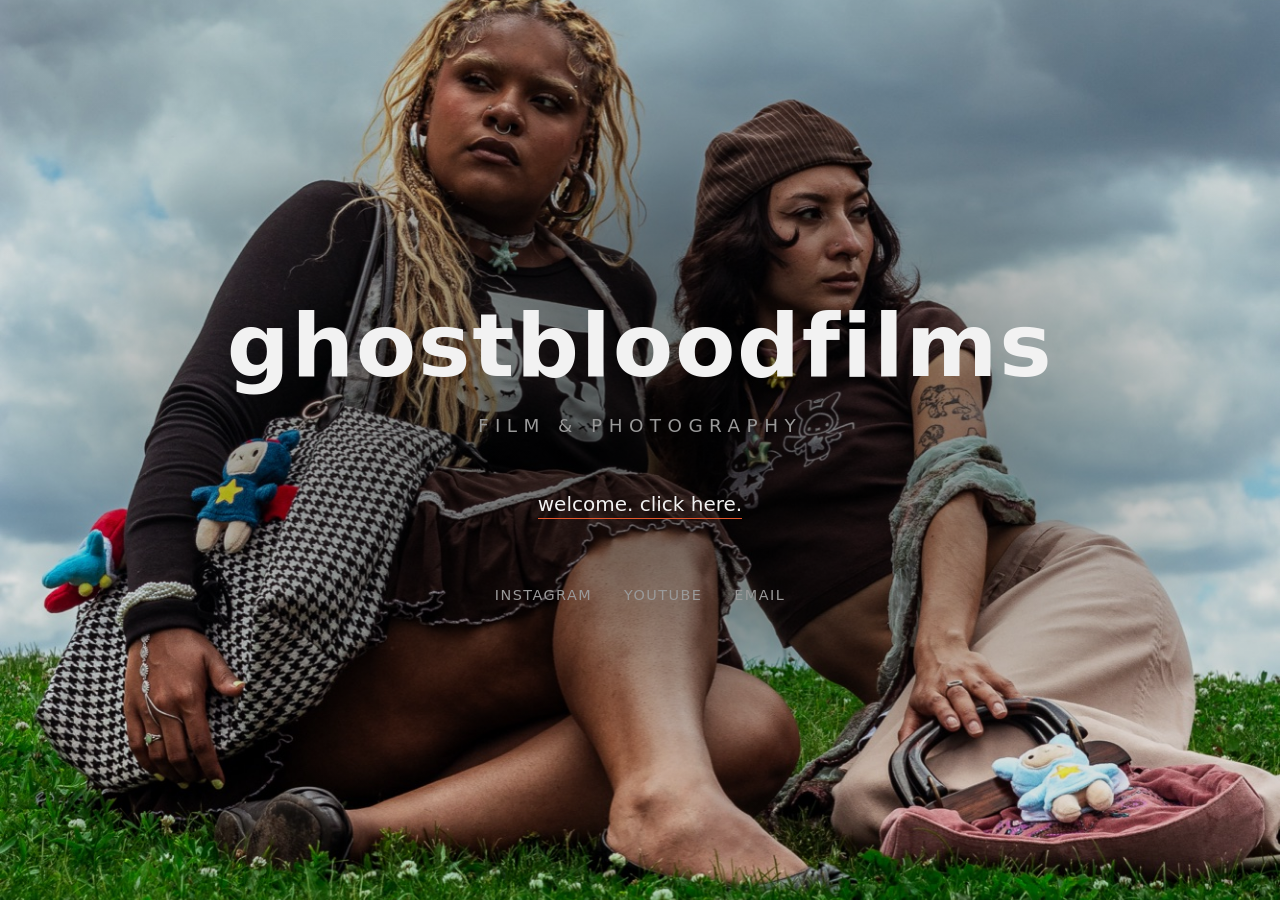
<file: index.html>
<!DOCTYPE html>
<html lang="en">
<head>
  <meta charset="UTF-8" />
  <meta name="viewport" content="width=device-width, initial-scale=1.0" />
  <title>ghostbloodfilms — Film &amp; Photography</title>
  <meta name="description" content="ghostbloodfilms — concert photography, music videos, and short films." />
  <link rel="stylesheet" href="css/style.css" />
</head>
<body class="splash-page">

  <!-- Full-screen background slideshow. Add or remove slides freely —
       the script counts them. -->
  <div class="slideshow" aria-hidden="true">
    <img class="slide is-active" src="assets/images/slideshow/IMG_6370.jpg" alt="" />
    <img class="slide" src="assets/images/slideshow/IMG_6376.jpg" alt="" loading="lazy" />
    <img class="slide" src="assets/images/slideshow/IMG_6428.jpg" alt="" loading="lazy" />
  </div>
  <div class="slideshow-overlay" aria-hidden="true"></div>

  <main class="splash">
    <h1 class="splash-name">ghostbloodfilms</h1>
    <p class="splash-tagline">film &amp; photography</p>
    <a class="splash-enter" href="photos.html">welcome. click here.</a>

    <div class="splash-socials">
      <a href="https://www.instagram.com/ghostbloodfilms/" aria-label="Instagram" target="_blank" rel="noopener">Instagram</a>
      <a href="https://www.youtube.com/@ghostbloodfilms" aria-label="YouTube" target="_blank" rel="noopener">YouTube</a>
      <a href="mailto:iangarciaphotography@gmail.com" aria-label="Email">Email</a>
    </div>
  </main>

  <script src="js/main.js"></script>
</body>
</html>
</file>
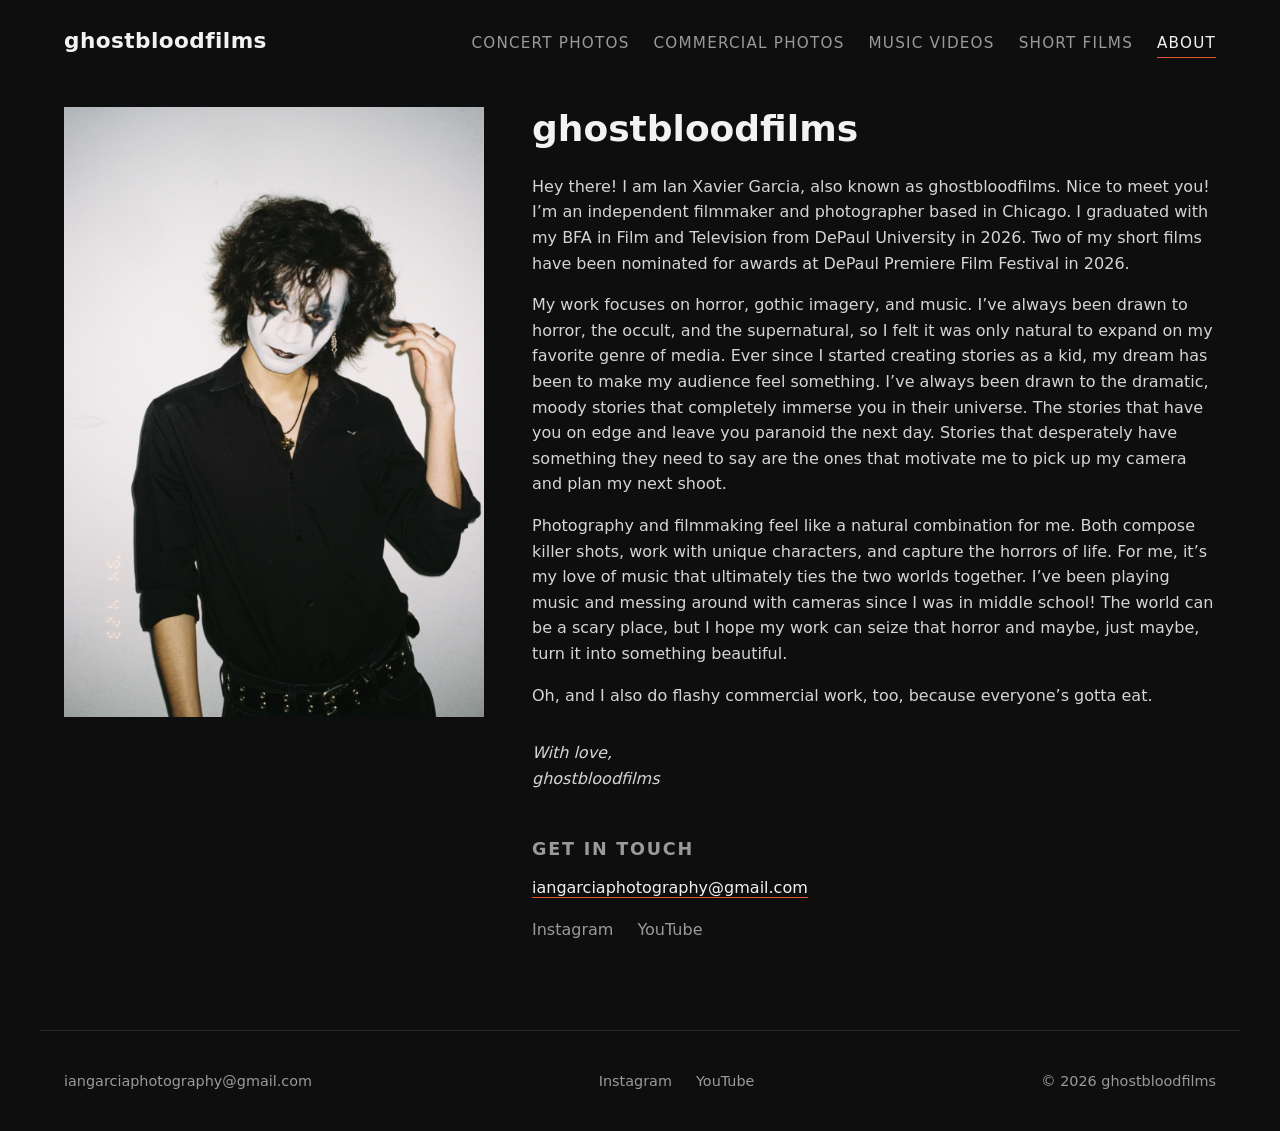
<file: about.html>
<!DOCTYPE html>
<html lang="en">
<head>
  <meta charset="UTF-8" />
  <meta name="viewport" content="width=device-width, initial-scale=1.0" />
  <title>About — ghostbloodfilms</title>
  <meta name="description" content="About ghostbloodfilms — film and photography." />
  <link rel="stylesheet" href="css/style.css" />
</head>
<body>

  <header class="site-header">
    <a class="logo" href="index.html">ghostbloodfilms</a>
    <nav class="nav" aria-label="Primary">
      <a href="photos.html">Concert Photos</a>
      <a href="commercial-photos.html">Commercial Photos</a>
      <a href="music-videos.html">Music Videos</a>
      <a href="short-films.html">Short Films</a>
      <a href="about.html" class="active">About</a>
    </nav>
  </header>

  <main class="about">
    <figure class="about-portrait">
      <img src="assets/images/ian-portrait.jpg" width="1100" height="1600" alt="Portrait of Ian Garcia in black-and-white face paint against a pale wall" />
    </figure>

    <div class="about-bio">
      <h1>ghostbloodfilms</h1>
      <p>
        Hey there! I am Ian Xavier Garcia, also known as ghostbloodfilms. Nice to
        meet you! I&rsquo;m an independent filmmaker and photographer based in Chicago.
        I graduated with my BFA in Film and Television from DePaul University in
        2026. Two of my short films have been nominated for awards at DePaul
        Premiere Film Festival in 2026.
      </p>
      <p>
        My work focuses on horror, gothic imagery, and music. I&rsquo;ve always been
        drawn to horror, the occult, and the supernatural, so I felt it was only
        natural to expand on my favorite genre of media. Ever since I started
        creating stories as a kid, my dream has been to make my audience feel
        something. I&rsquo;ve always been drawn to the dramatic, moody stories that
        completely immerse you in their universe. The stories that have you on
        edge and leave you paranoid the next day. Stories that desperately have
        something they need to say are the ones that motivate me to pick up my
        camera and plan my next shoot.
      </p>
      <p>
        Photography and filmmaking feel like a natural combination for me. Both
        compose killer shots, work with unique characters, and capture the
        horrors of life. For me, it&rsquo;s my love of music that ultimately ties the
        two worlds together. I&rsquo;ve been playing music and messing around with
        cameras since I was in middle school! The world can be a scary place,
        but I hope my work can seize that horror and maybe, just maybe, turn it
        into something beautiful.
      </p>
      <p>
        Oh, and I also do flashy commercial work, too, because everyone&rsquo;s gotta eat.
      </p>
      <p class="about-signoff">
        With love,<br />
        ghostbloodfilms
      </p>

      <div class="about-contact">
        <h2>Get in touch</h2>
        <a class="about-email" href="mailto:iangarciaphotography@gmail.com">iangarciaphotography@gmail.com</a>
        <div class="about-socials">
          <a href="https://www.instagram.com/ghostbloodfilms/" target="_blank" rel="noopener">Instagram</a>
          <a href="https://www.youtube.com/@ghostbloodfilms" target="_blank" rel="noopener">YouTube</a>
        </div>
      </div>
    </div>
  </main>

  <footer class="site-footer">
    <a href="mailto:iangarciaphotography@gmail.com">iangarciaphotography@gmail.com</a>
    <div class="footer-socials">
      <a href="https://www.instagram.com/ghostbloodfilms/" target="_blank" rel="noopener">Instagram</a>
      <a href="https://www.youtube.com/@ghostbloodfilms" target="_blank" rel="noopener">YouTube</a>
    </div>
    <p>&copy; <span id="year"></span> ghostbloodfilms</p>
  </footer>

  <script src="js/main.js"></script>
</body>
</html>
</file>
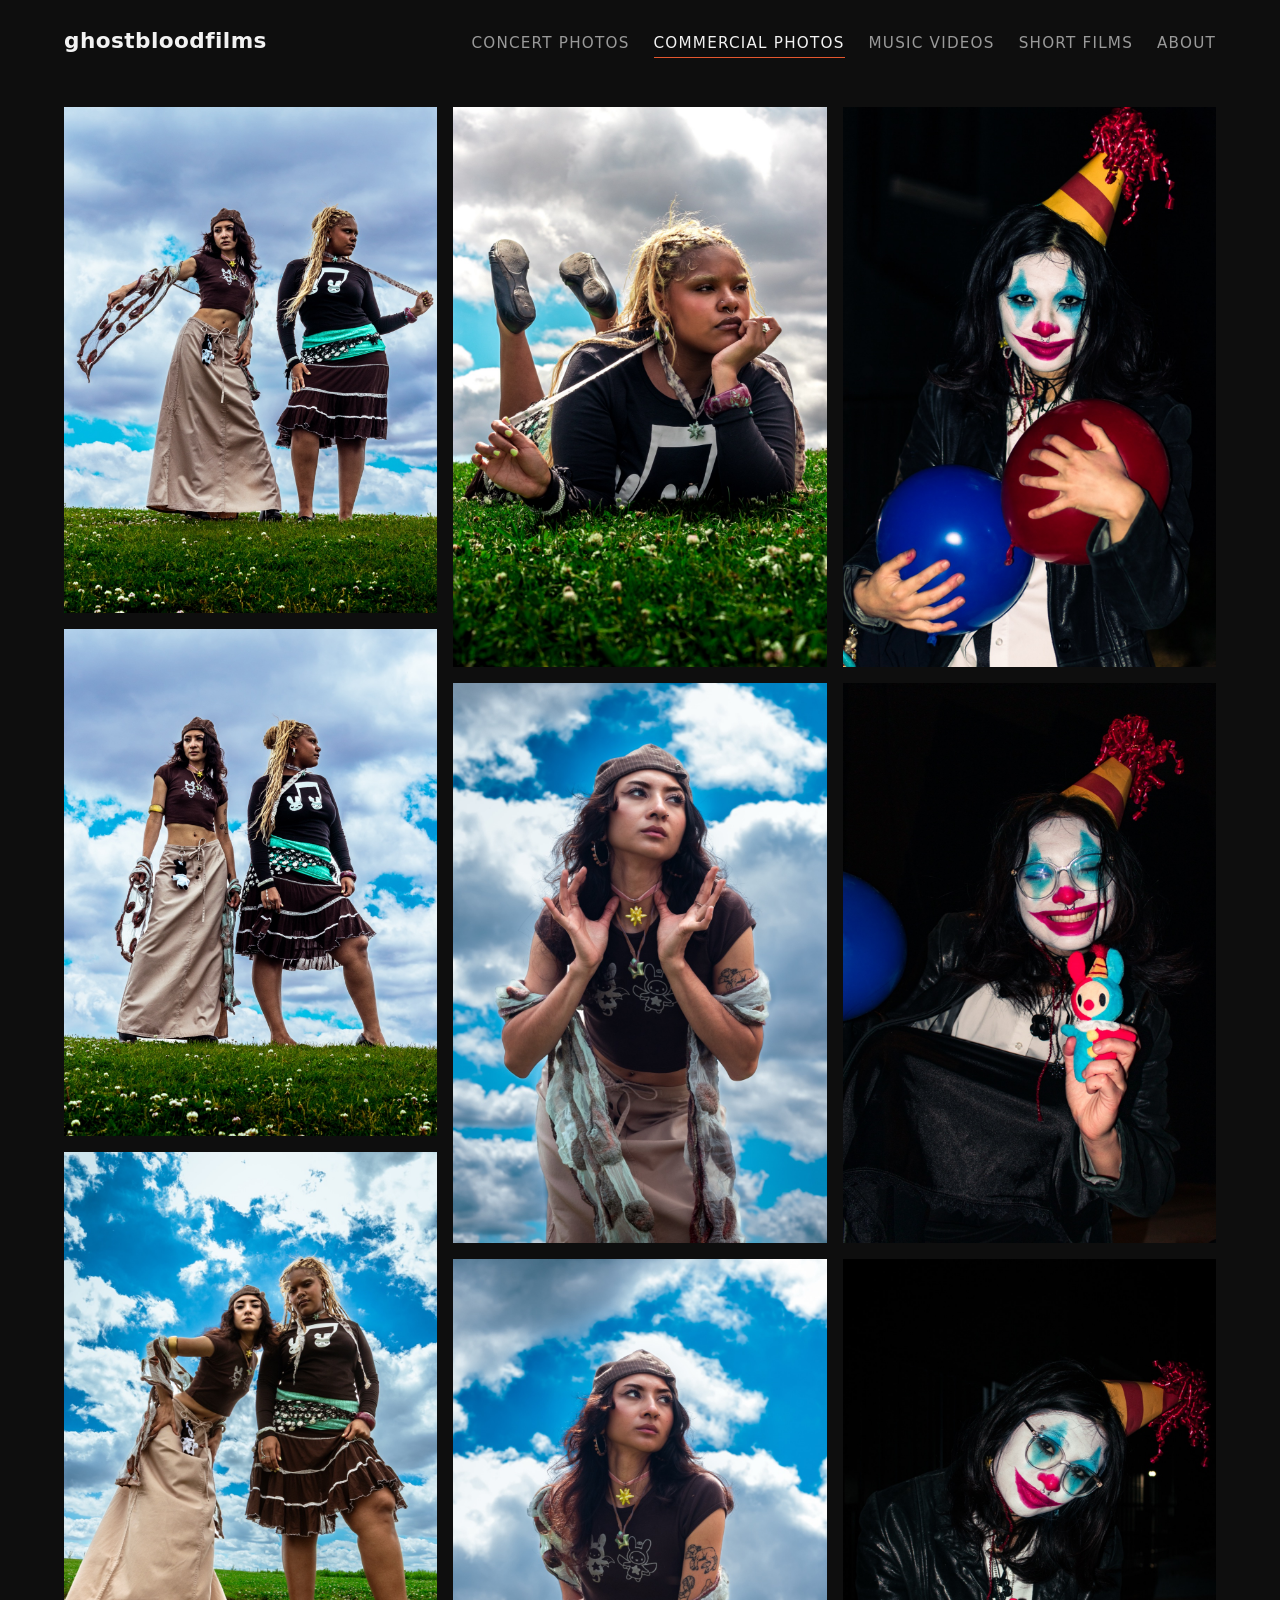
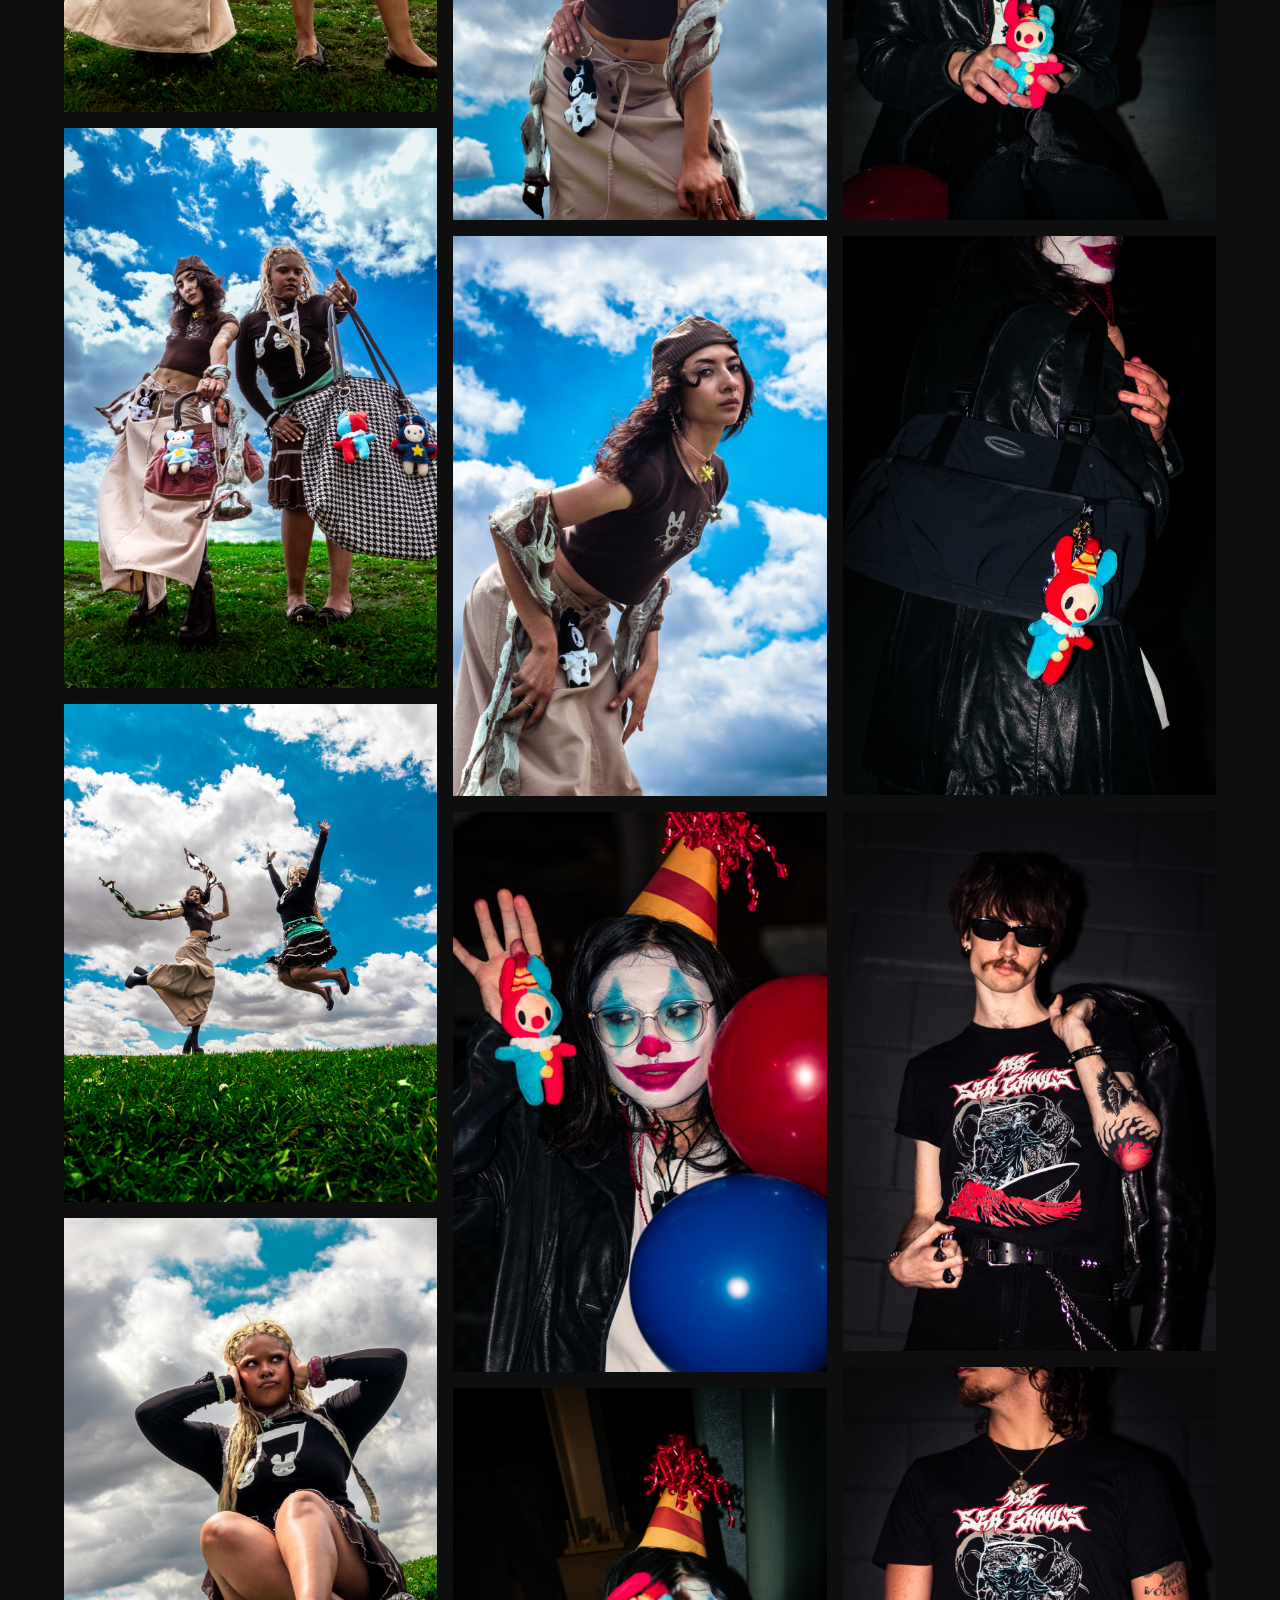
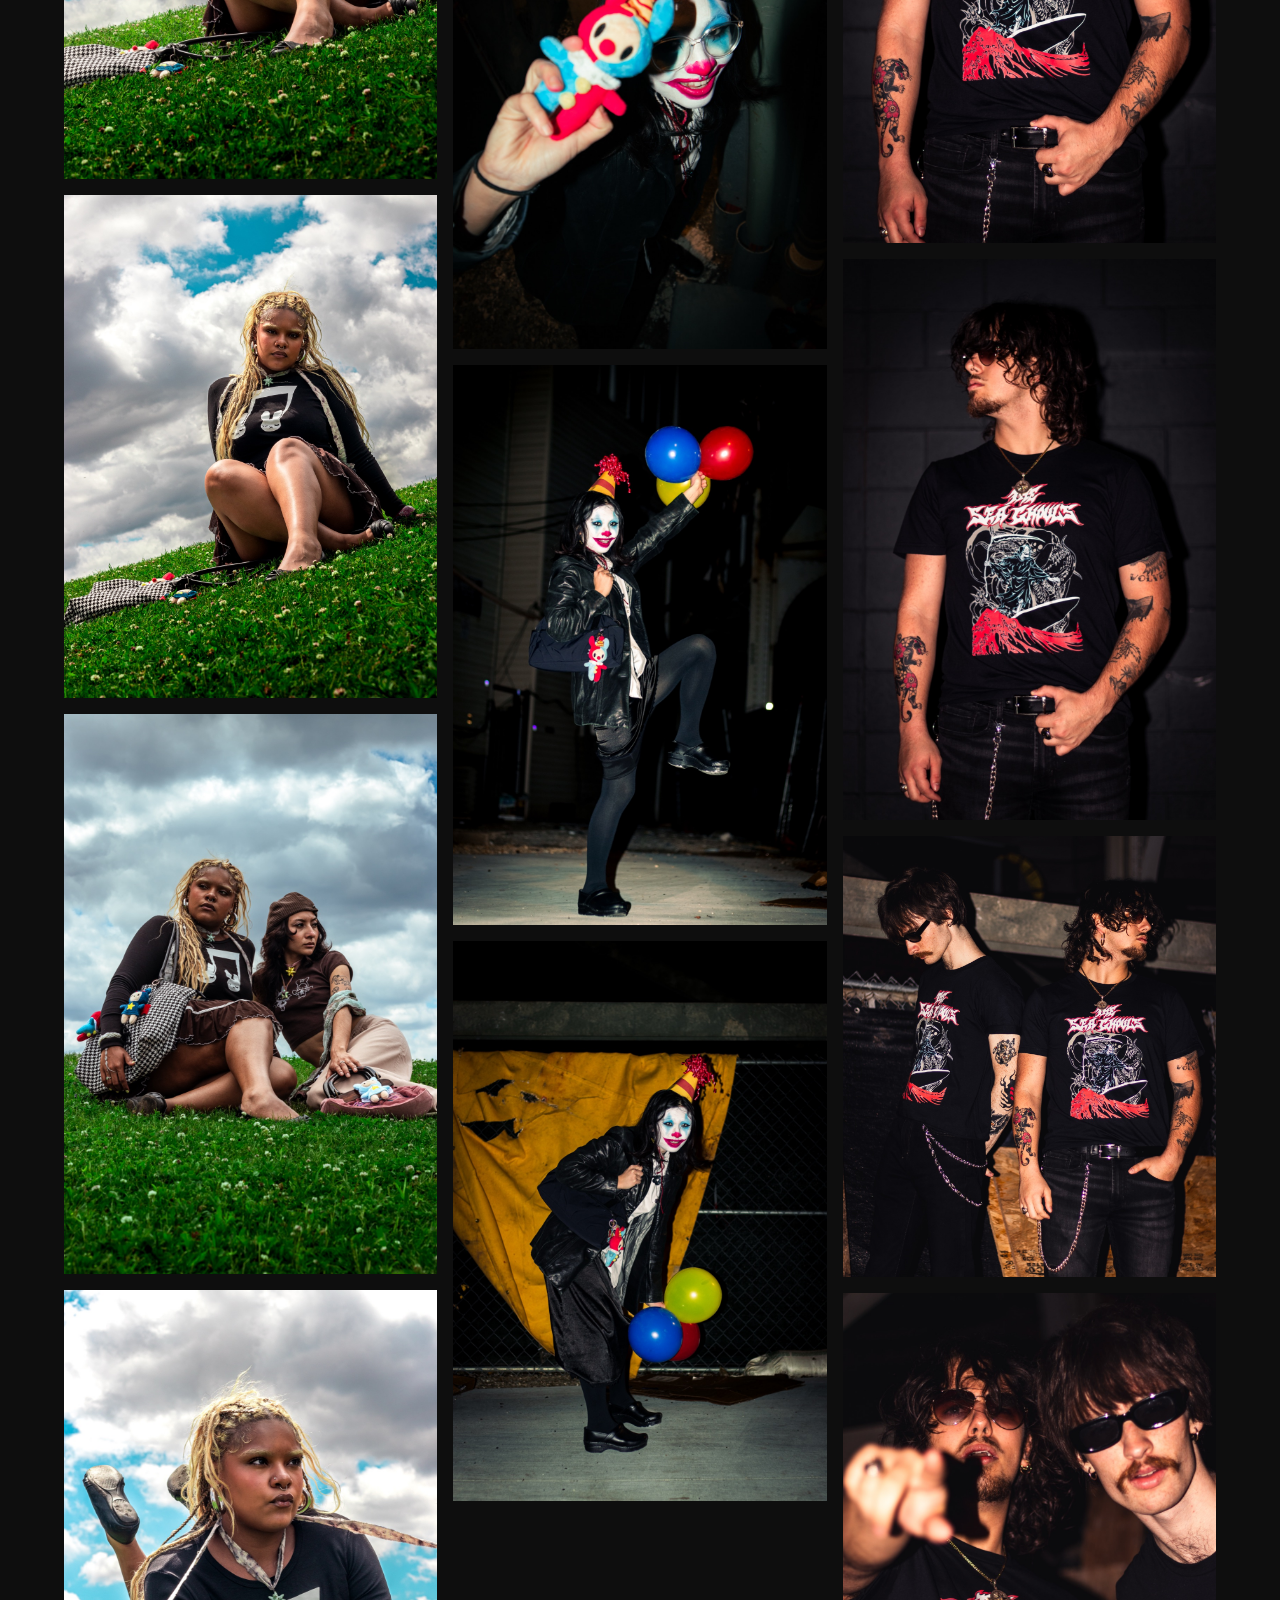
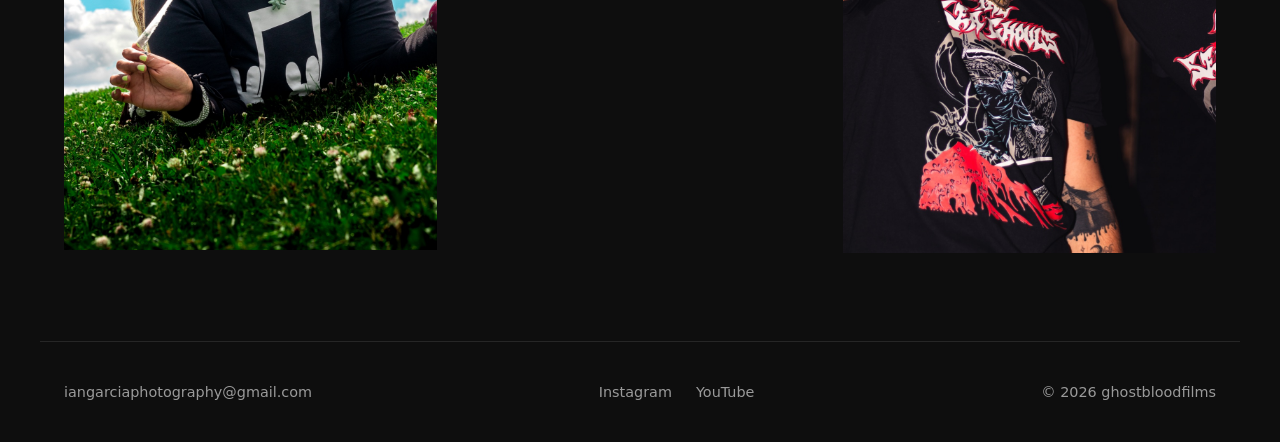
<file: commercial-photos.html>
<!DOCTYPE html>
<html lang="en">
<head>
  <meta charset="UTF-8" />
  <meta name="viewport" content="width=device-width, initial-scale=1.0" />
  <title>Commercial Photos — ghostbloodfilms</title>
  <meta name="description" content="Commercial photography by ghostbloodfilms." />
  <link rel="stylesheet" href="css/style.css" />
</head>
<body>

  <header class="site-header">
    <a class="logo" href="index.html">ghostbloodfilms</a>
    <nav class="nav" aria-label="Primary">
      <a href="photos.html">Concert Photos</a>
      <a href="commercial-photos.html" class="active">Commercial Photos</a>
      <a href="music-videos.html">Music Videos</a>
      <a href="short-films.html">Short Films</a>
      <a href="about.html">About</a>
    </nav>
  </header>

  <main>
    <h1 class="page-title visually-hidden">Commercial Photos</h1>

    <div class="masonry">
      <img src="assets/images/commercial/tokki-star-brand-01.jpg" width="1179" height="1600" alt="Tokki Star brand photography — photo 1" loading="lazy" />
      <img src="assets/images/commercial/tokki-star-brand-02.jpg" width="1179" height="1600" alt="Tokki Star brand photography — photo 2" loading="lazy" />
      <img src="assets/images/commercial/tokki-star-brand-03.jpg" width="1066" height="1600" alt="Tokki Star brand photography — photo 3" loading="lazy" />
      <img src="assets/images/commercial/tokki-star-brand-04.jpg" width="1066" height="1600" alt="Tokki Star brand photography — photo 4" loading="lazy" />
      <img src="assets/images/commercial/tokki-star-brand-05.jpg" width="1200" height="1600" alt="Tokki Star brand photography — photo 5" loading="lazy" />
      <img src="assets/images/commercial/tokki-star-brand-06.jpg" width="1066" height="1600" alt="Tokki Star brand photography — photo 6" loading="lazy" />
      <img src="assets/images/commercial/tokki-star-brand-07.jpg" width="1187" height="1600" alt="Tokki Star brand photography — photo 7" loading="lazy" />
      <img src="assets/images/commercial/tokki-star-brand-08.jpg" width="1066" height="1600" alt="Tokki Star brand photography — photo 8" loading="lazy" />
      <img src="assets/images/commercial/tokki-star-brand-09.jpg" width="1066" height="1600" alt="Tokki Star brand photography — photo 9" loading="lazy" />
      <img src="assets/images/commercial/tokki-star-brand-10.jpg" width="1066" height="1600" alt="Tokki Star brand photography — photo 10" loading="lazy" />
      <img src="assets/images/commercial/tokki-star-brand-11.jpg" width="1066" height="1600" alt="Tokki Star brand photography — photo 11" loading="lazy" />
      <img src="assets/images/commercial/tokki-star-brand-12.jpg" width="1066" height="1600" alt="Tokki Star brand photography — photo 12" loading="lazy" />
      <img src="assets/images/commercial/tokki-star-brand-13.jpg" width="1066" height="1600" alt="Tokki Star brand photography — photo 13" loading="lazy" />
      <img src="assets/images/commercial/tokki-star-clown-01.jpg" width="1066" height="1600" alt="Tokki Star clown photoshoot — photo 1" loading="lazy" />
      <img src="assets/images/commercial/tokki-star-clown-02.jpg" width="1066" height="1600" alt="Tokki Star clown photoshoot — photo 2" loading="lazy" />
      <img src="assets/images/commercial/tokki-star-clown-03.jpg" width="1066" height="1600" alt="Tokki Star clown photoshoot — photo 3" loading="lazy" />
      <img src="assets/images/commercial/tokki-star-clown-04.jpg" width="1066" height="1600" alt="Tokki Star clown photoshoot — photo 4" loading="lazy" />
      <img src="assets/images/commercial/tokki-star-clown-05.jpg" width="1066" height="1600" alt="Tokki Star clown photoshoot — photo 5" loading="lazy" />
      <img src="assets/images/commercial/tokki-star-clown-06.jpg" width="1066" height="1600" alt="Tokki Star clown photoshoot — photo 6" loading="lazy" />
      <img src="assets/images/commercial/tokki-star-clown-07.jpg" width="1066" height="1600" alt="Tokki Star clown photoshoot — photo 7" loading="lazy" />
      <img src="assets/images/commercial/tokki-star-clown-08.jpg" width="1067" height="1600" alt="Tokki Star clown photoshoot — photo 8" loading="lazy" />
      <img src="assets/images/commercial/sea-ghouls-merch-01.jpg" width="1107" height="1600" alt="The Sea Ghouls merch photoshoot — photo 1" loading="lazy" />
      <img src="assets/images/commercial/sea-ghouls-merch-02.jpg" width="1254" height="1600" alt="The Sea Ghouls merch photoshoot — photo 2" loading="lazy" />
      <img src="assets/images/commercial/sea-ghouls-merch-03.jpg" width="1066" height="1600" alt="The Sea Ghouls merch photoshoot — photo 3" loading="lazy" />
      <img src="assets/images/commercial/sea-ghouls-merch-04.jpg" width="1353" height="1600" alt="The Sea Ghouls merch photoshoot — photo 4" loading="lazy" />
      <img src="assets/images/commercial/sea-ghouls-merch-05.jpg" width="1066" height="1600" alt="The Sea Ghouls merch photoshoot — photo 5" loading="lazy" />
    </div>
  </main>

  <footer class="site-footer">
    <a href="mailto:iangarciaphotography@gmail.com">iangarciaphotography@gmail.com</a>
    <div class="footer-socials">
      <a href="https://www.instagram.com/ghostbloodfilms/" target="_blank" rel="noopener">Instagram</a>
      <a href="https://www.youtube.com/@ghostbloodfilms" target="_blank" rel="noopener">YouTube</a>
    </div>
    <p>&copy; <span id="year"></span> ghostbloodfilms</p>
  </footer>

  <script src="js/main.js"></script>
</body>
</html>
</file>
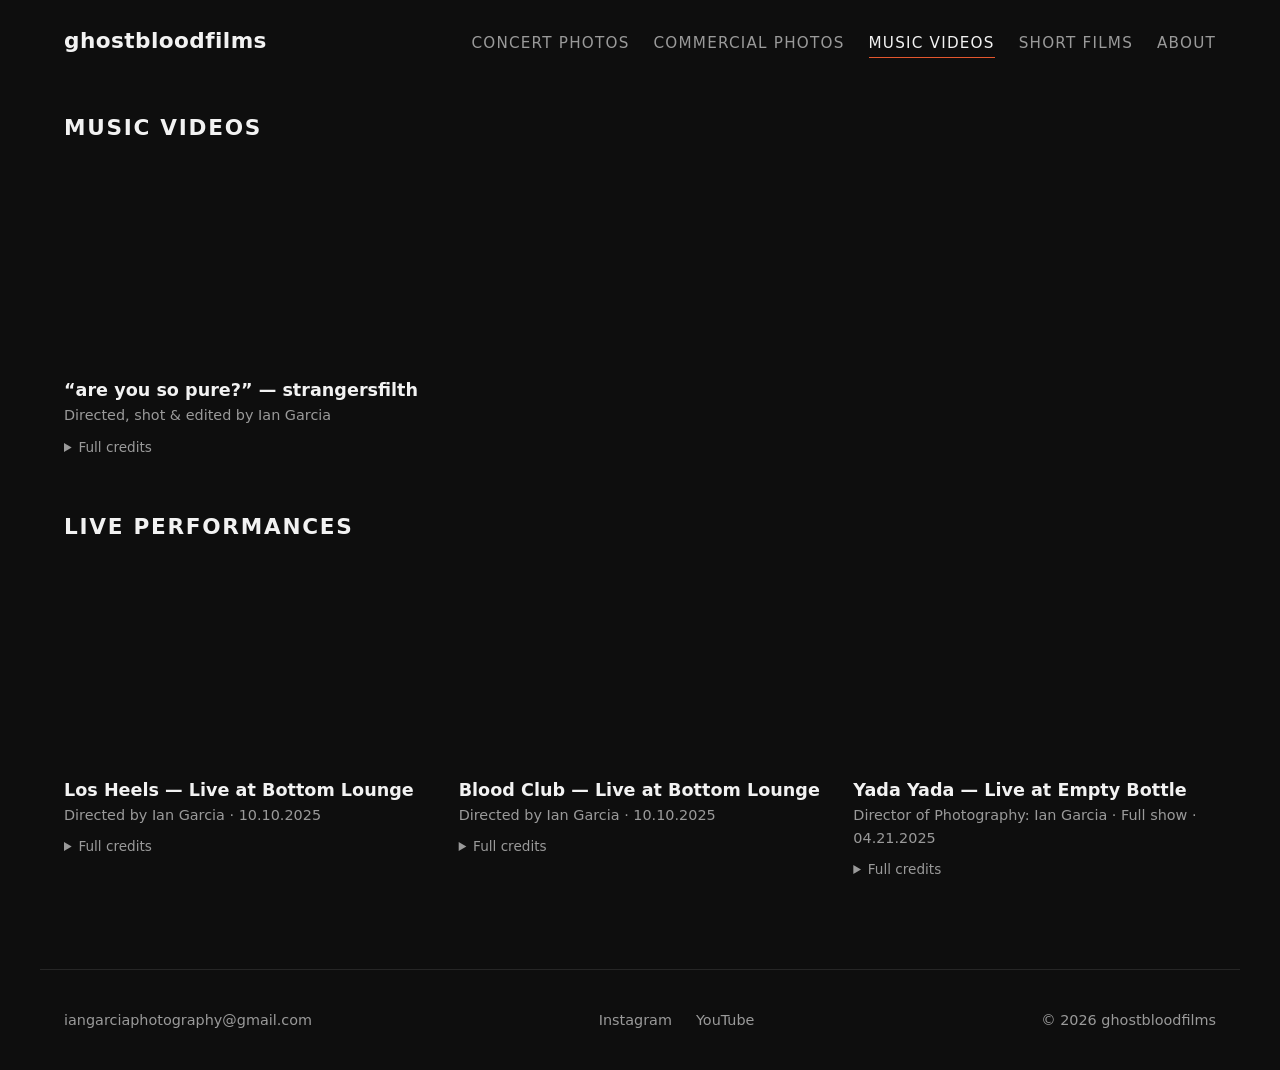
<file: music-videos.html>
<!DOCTYPE html>
<html lang="en">
<head>
  <meta charset="UTF-8" />
  <meta name="viewport" content="width=device-width, initial-scale=1.0" />
  <title>Music Videos — ghostbloodfilms</title>
  <meta name="description" content="Music videos directed and shot by ghostbloodfilms." />
  <link rel="stylesheet" href="css/style.css" />
</head>
<body>

  <header class="site-header">
    <a class="logo" href="index.html">ghostbloodfilms</a>
    <nav class="nav" aria-label="Primary">
      <a href="photos.html">Concert Photos</a>
      <a href="commercial-photos.html">Commercial Photos</a>
      <a href="music-videos.html" class="active">Music Videos</a>
      <a href="short-films.html">Short Films</a>
      <a href="about.html">About</a>
    </nav>
  </header>

  <main>
    <h1 class="page-title visually-hidden">Music Videos</h1>

    <h2 class="section-heading">Music Videos</h2>
    <div class="video-grid">
      <div class="video-card">
        <div class="video-frame">
          <iframe src="https://www.youtube.com/embed/CFWXRz4e9tw" title="are you so pure? — strangersfilth (Official Music Video)" loading="lazy" allowfullscreen></iframe>
        </div>
        <h3 class="video-title">“are you so pure?” — strangersfilth</h3>
        <p class="video-meta">Directed, shot &amp; edited by Ian Garcia</p>
        <details class="credits">
          <summary>Full credits</summary>
          <p>
            Written &amp; performed by Strangersfilth<br />
            Produced, mixed &amp; mastered by Roy Alfonso<br />
            Directed, shot &amp; edited by Ian Garcia
          </p>
        </details>
      </div>
    </div>

    <h2 class="section-heading">Live Performances</h2>
    <div class="video-grid">
      <div class="video-card">
        <div class="video-frame">
          <iframe src="https://www.youtube.com/embed/qNU38pgOu_g" title="Los Heels Live at Bottom Lounge 10.10.2025" loading="lazy" allowfullscreen></iframe>
        </div>
        <h3 class="video-title">Los Heels — Live at Bottom Lounge</h3>
        <p class="video-meta">Directed by Ian Garcia · 10.10.2025</p>
        <details class="credits">
          <summary>Full credits</summary>
          <p>
            Director: Ian Garcia<br />
            Editor: Kaitlin Fell<br />
            Cinematography: Marco Palomo<br />
            Audio Mixing: Ryan J Lewis
          </p>
        </details>
      </div>
      <div class="video-card">
        <div class="video-frame">
          <iframe src="https://www.youtube.com/embed/DXq8LhRGqTc" title="Blood Club Live at Bottom Lounge October 10th 2025" loading="lazy" allowfullscreen></iframe>
        </div>
        <h3 class="video-title">Blood Club — Live at Bottom Lounge</h3>
        <p class="video-meta">Directed by Ian Garcia · 10.10.2025</p>
        <details class="credits">
          <summary>Full credits</summary>
          <p>
            Director: Ian Garcia<br />
            Cinematography: Marco Palomo<br />
            Editor: Kaitlin Fell<br />
            Audio Mixing: Ryan J Lewis
          </p>
        </details>
      </div>
      <div class="video-card">
        <div class="video-frame">
          <iframe src="https://www.youtube.com/embed/pUoBP4Vovgk" title="Yada Yada Live at Empty Bottle — full show, April 21 2025" loading="lazy" allowfullscreen></iframe>
        </div>
        <h3 class="video-title">Yada Yada — Live at Empty Bottle</h3>
        <p class="video-meta">Director of Photography: Ian Garcia · Full show · 04.21.2025</p>
        <details class="credits">
          <summary>Full credits</summary>
          <p>
            Directed &amp; edited by Max King<br />
            Director of Photography: Ian Garcia<br />
            Mixing / Engineering: Max King
          </p>
        </details>
      </div>
    </div>
  </main>

  <footer class="site-footer">
    <a href="mailto:iangarciaphotography@gmail.com">iangarciaphotography@gmail.com</a>
    <div class="footer-socials">
      <a href="https://www.instagram.com/ghostbloodfilms/" target="_blank" rel="noopener">Instagram</a>
      <a href="https://www.youtube.com/@ghostbloodfilms" target="_blank" rel="noopener">YouTube</a>
    </div>
    <p>&copy; <span id="year"></span> ghostbloodfilms</p>
  </footer>

  <script src="js/main.js"></script>
</body>
</html>
</file>
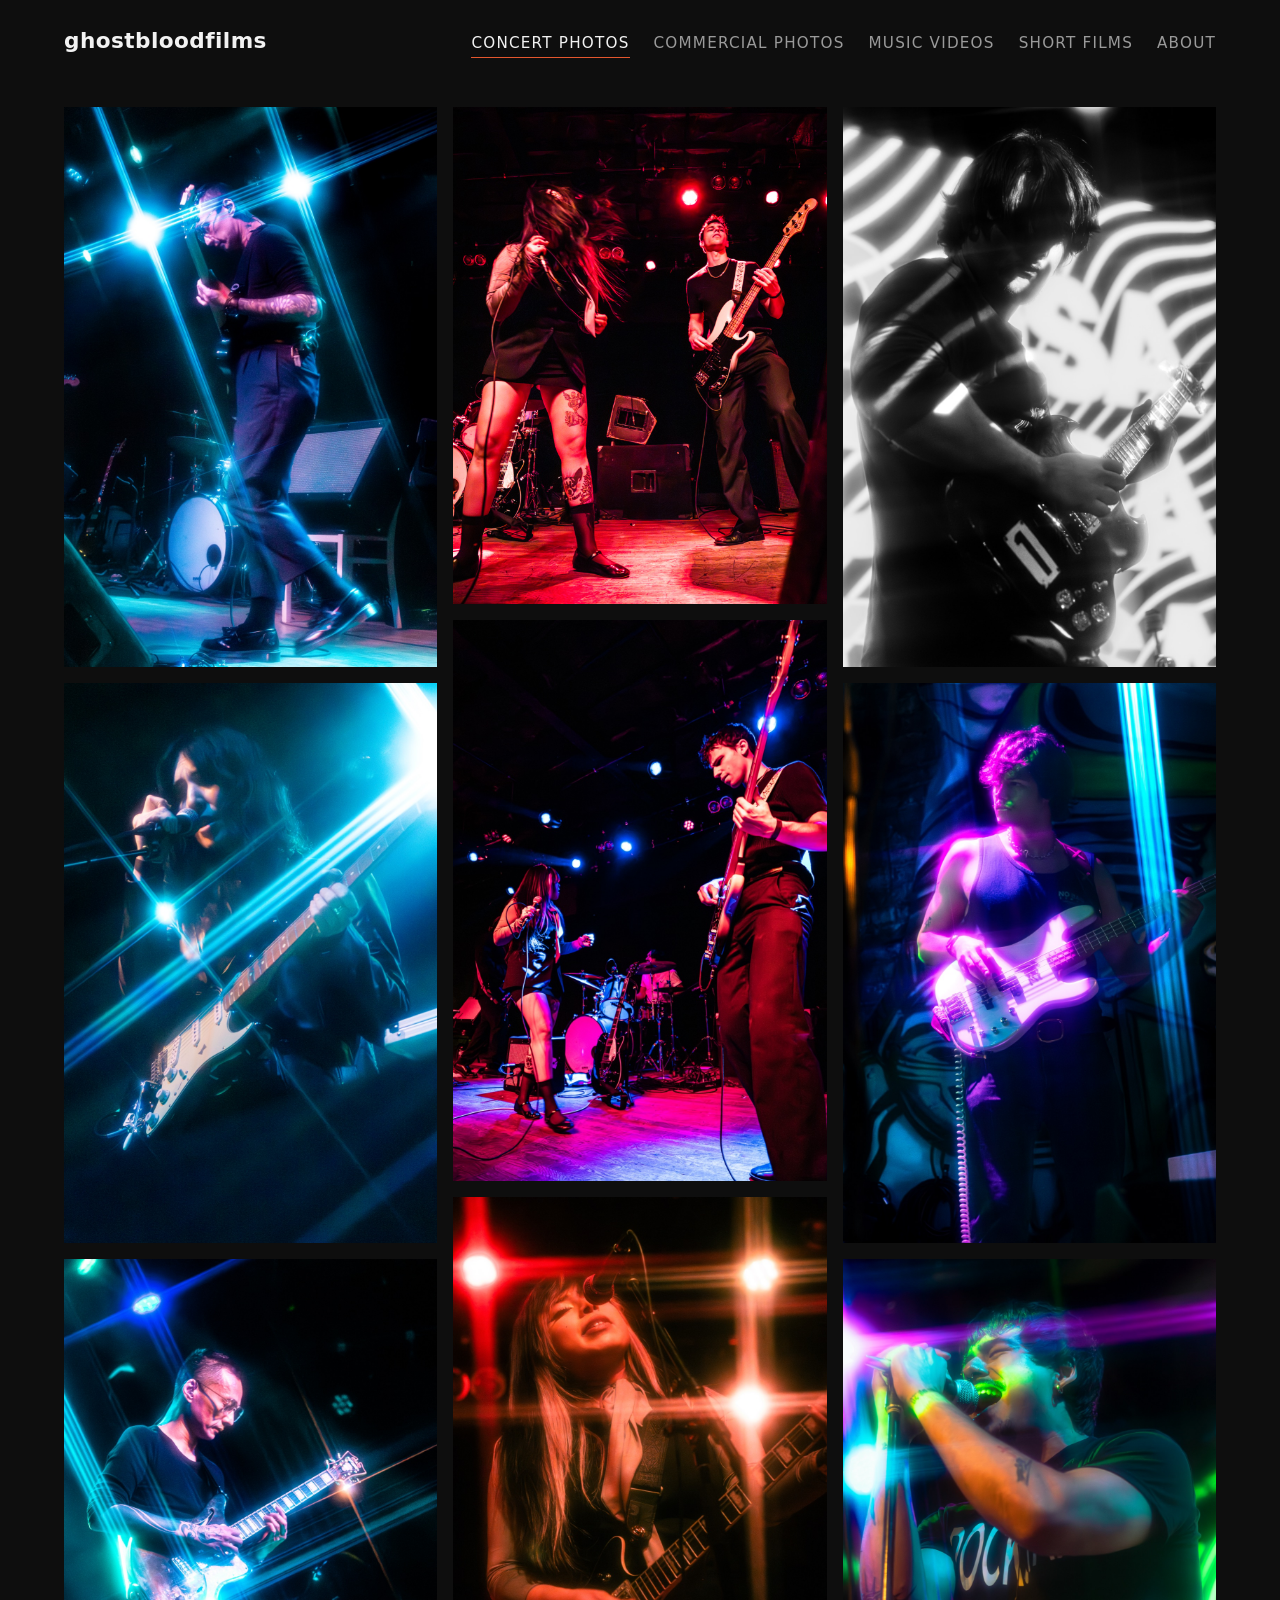
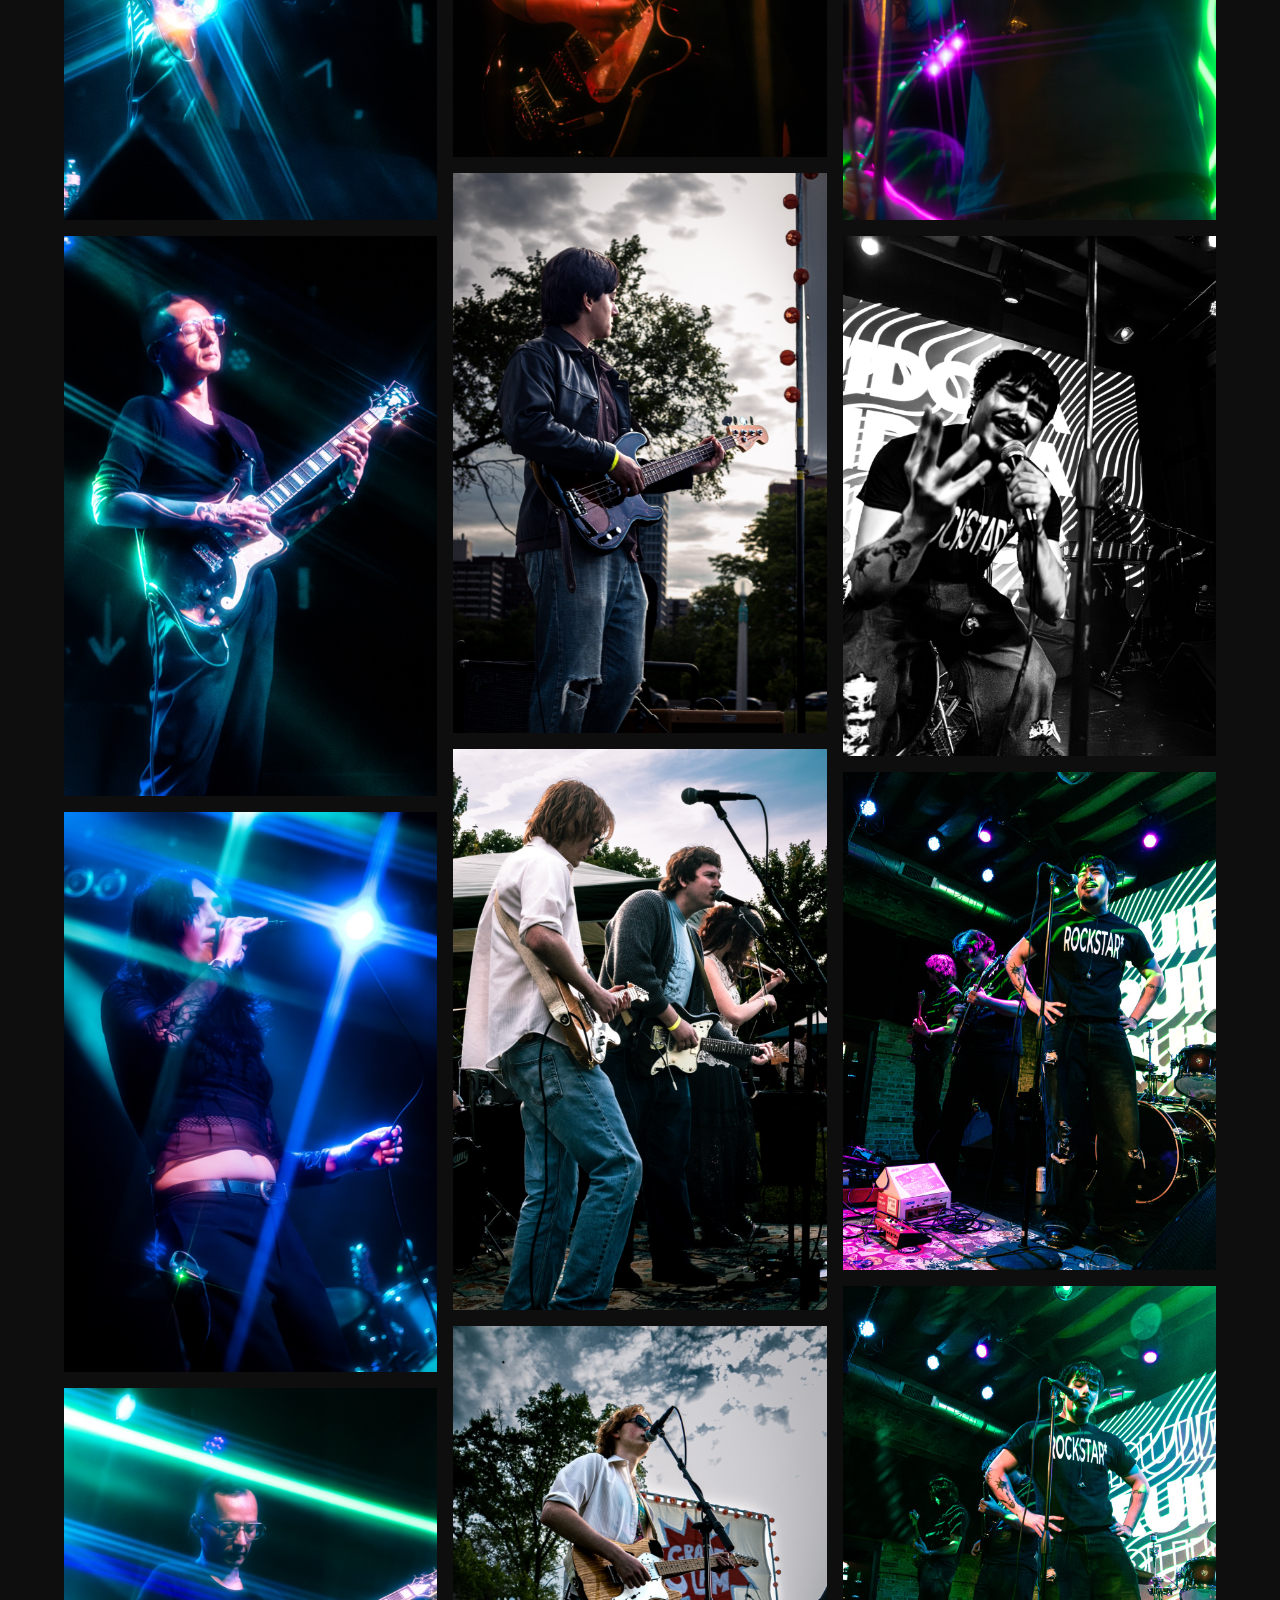
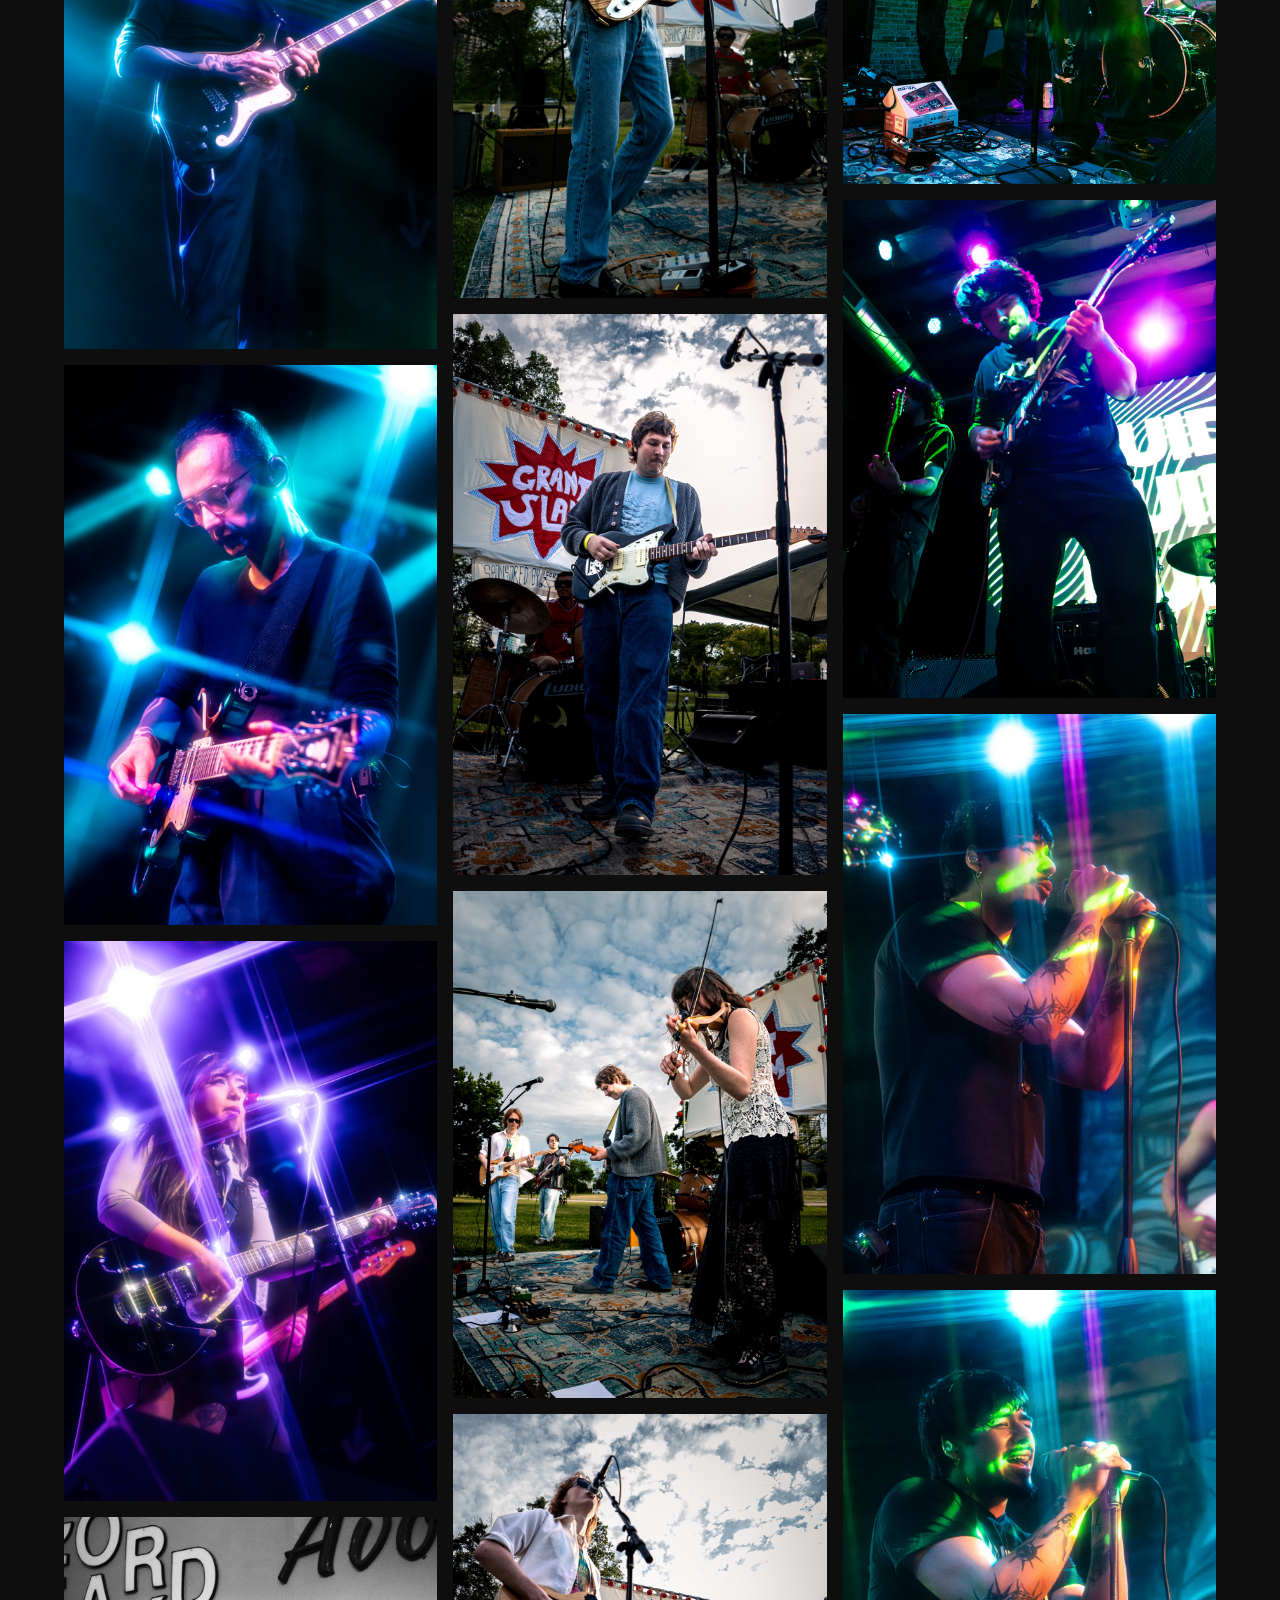
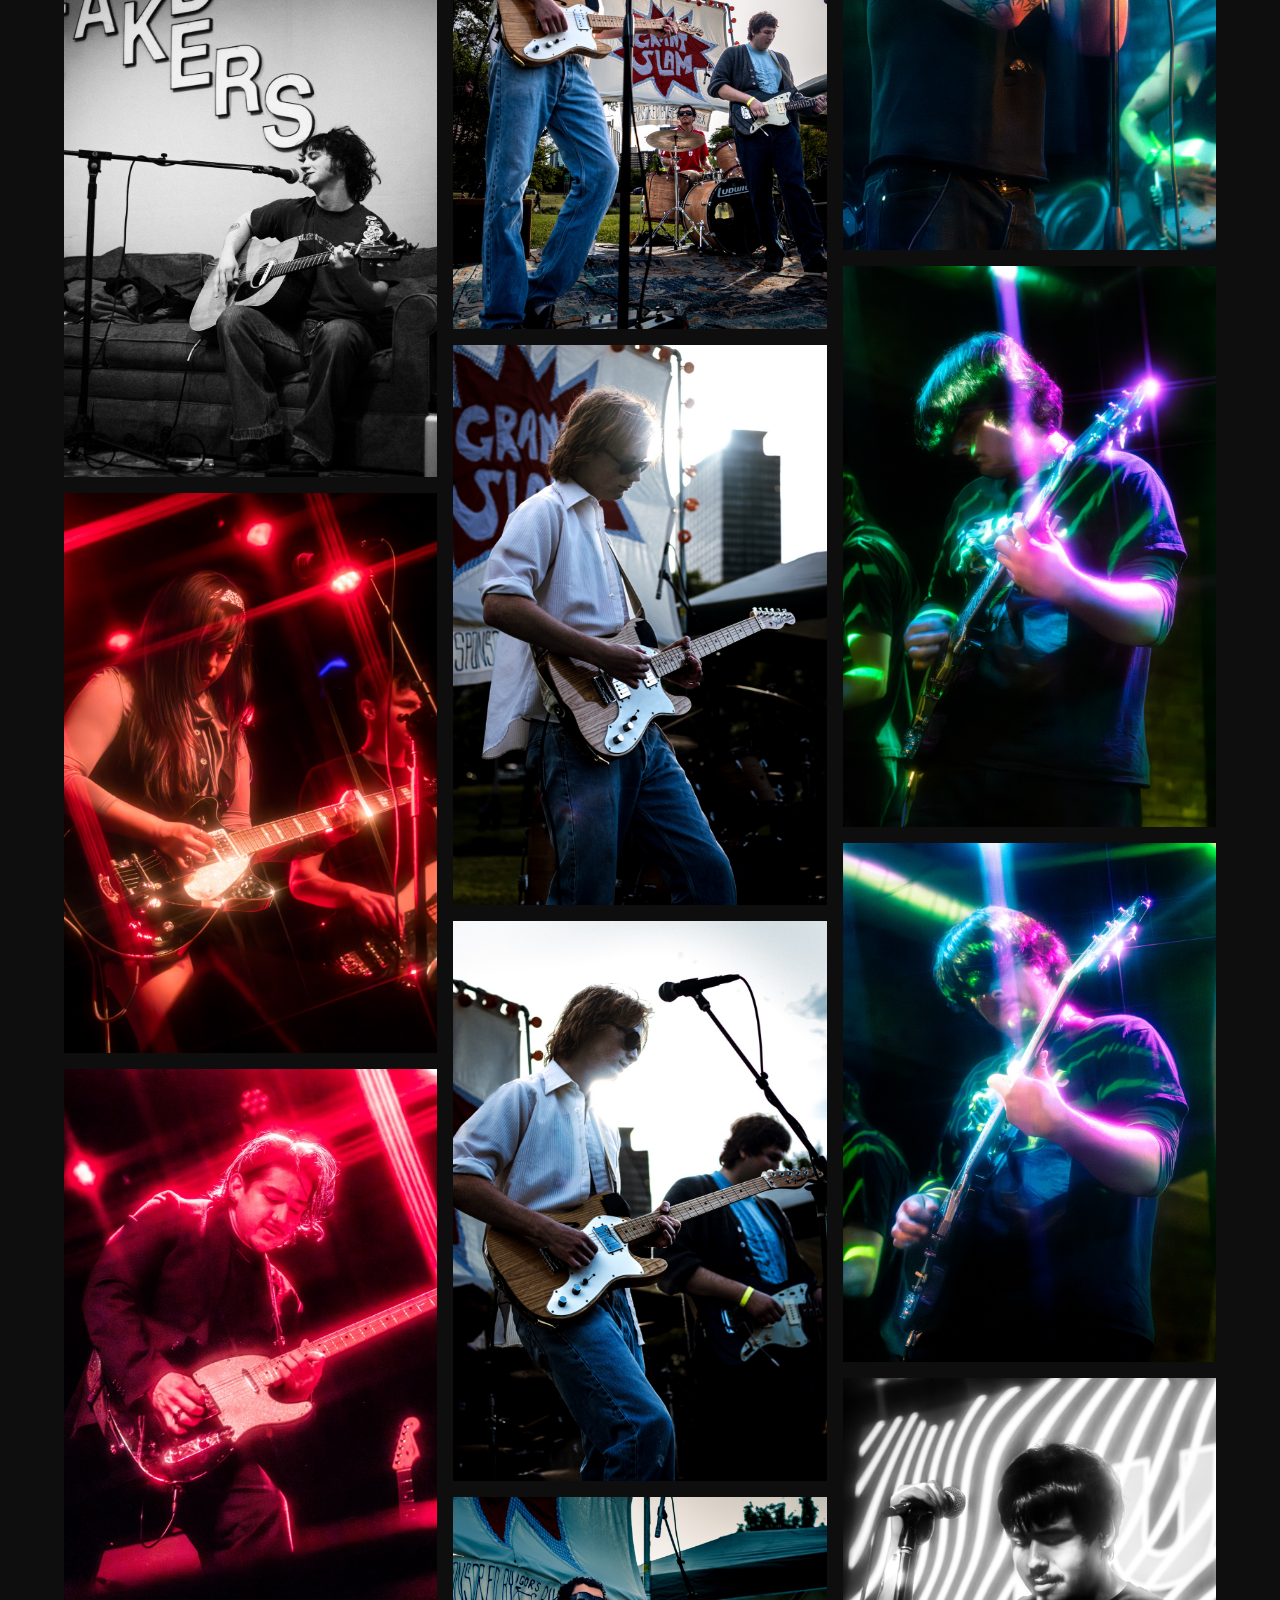
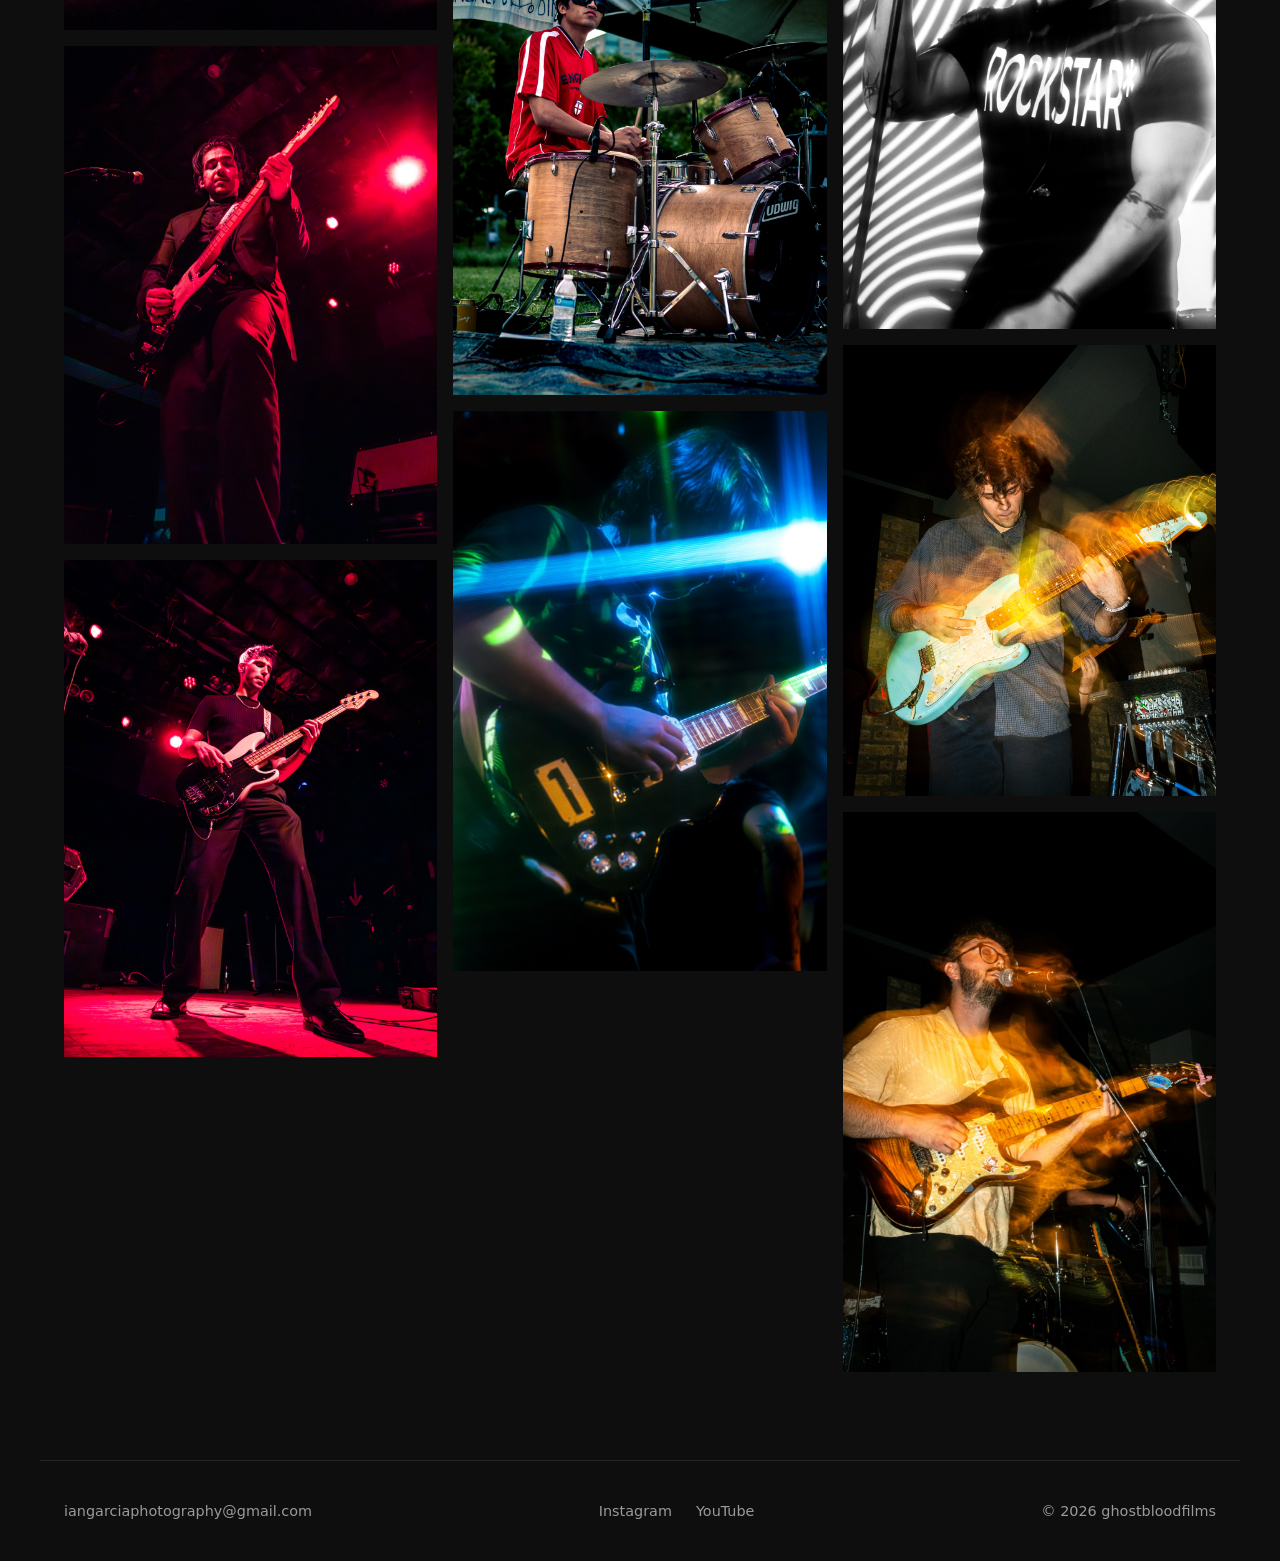
<file: photos.html>
<!DOCTYPE html>
<html lang="en">
<head>
  <meta charset="UTF-8" />
  <meta name="viewport" content="width=device-width, initial-scale=1.0" />
  <title>Concert Photos — ghostbloodfilms</title>
  <meta name="description" content="Concert photography by ghostbloodfilms." />
  <link rel="stylesheet" href="css/style.css" />
</head>
<body>

  <header class="site-header">
    <a class="logo" href="index.html">ghostbloodfilms</a>
    <nav class="nav" aria-label="Primary">
      <a href="photos.html" class="active">Concert Photos</a>
      <a href="commercial-photos.html">Commercial Photos</a>
      <a href="music-videos.html">Music Videos</a>
      <a href="short-films.html">Short Films</a>
      <a href="about.html">About</a>
    </nav>
  </header>

  <main>
    <h1 class="page-title visually-hidden">Concert Photos</h1>

    <div class="masonry">
      <img src="assets/images/concerts/ghost-days-bottom-lounge-01.jpg" width="1066" height="1600" alt="Ghost Days at Bottom Lounge — photo 1" loading="lazy" />
      <img src="assets/images/concerts/ghost-days-bottom-lounge-02.jpg" width="1066" height="1600" alt="Ghost Days at Bottom Lounge — photo 2" loading="lazy" />
      <img src="assets/images/concerts/ghost-days-bottom-lounge-03.jpg" width="1066" height="1600" alt="Ghost Days at Bottom Lounge — photo 3" loading="lazy" />
      <img src="assets/images/concerts/ghost-days-bottom-lounge-04.jpg" width="1066" height="1600" alt="Ghost Days at Bottom Lounge — photo 4" loading="lazy" />
      <img src="assets/images/concerts/ghost-days-bottom-lounge-05.jpg" width="1066" height="1600" alt="Ghost Days at Bottom Lounge — photo 5" loading="lazy" />
      <img src="assets/images/concerts/ghost-days-bottom-lounge-06.jpg" width="1066" height="1600" alt="Ghost Days at Bottom Lounge — photo 6" loading="lazy" />
      <img src="assets/images/concerts/ghost-days-bottom-lounge-07.jpg" width="1066" height="1600" alt="Ghost Days at Bottom Lounge — photo 7" loading="lazy" />
      <img src="assets/images/concerts/ghost-days-bottom-lounge-08.jpg" width="1066" height="1600" alt="Ghost Days at Bottom Lounge — photo 8" loading="lazy" />
      <img src="assets/images/concerts/julian-saunders-record-breakers-01.gif" width="1000" height="1500" alt="Julian Saunders at Record Breakers — photo 1" loading="lazy" />
      <img src="assets/images/concerts/la-rosa-noir-bottom-lounge-01.jpg" width="1066" height="1600" alt="La Rosa Noir at Bottom Lounge — photo 1" loading="lazy" />
      <img src="assets/images/concerts/la-rosa-noir-bottom-lounge-02.jpg" width="1066" height="1600" alt="La Rosa Noir at Bottom Lounge — photo 2" loading="lazy" />
      <img src="assets/images/concerts/la-rosa-noir-bottom-lounge-03.jpg" width="1200" height="1600" alt="La Rosa Noir at Bottom Lounge — photo 3" loading="lazy" />
      <img src="assets/images/concerts/la-rosa-noir-bottom-lounge-04.jpg" width="1200" height="1600" alt="La Rosa Noir at Bottom Lounge — photo 4" loading="lazy" />
      <img src="assets/images/concerts/la-rosa-noir-bottom-lounge-05.jpg" width="1200" height="1600" alt="La Rosa Noir at Bottom Lounge — photo 5" loading="lazy" />
      <img src="assets/images/concerts/la-rosa-noir-bottom-lounge-06.jpg" width="1066" height="1600" alt="La Rosa Noir at Bottom Lounge — photo 6" loading="lazy" />
      <img src="assets/images/concerts/la-rosa-noir-bottom-lounge-07.jpg" width="1066" height="1600" alt="La Rosa Noir at Bottom Lounge — photo 7" loading="lazy" />
      <img src="assets/images/concerts/poolish-grant-slam-01.jpg" width="1066" height="1600" alt="Poolish at Grant Slam — photo 1" loading="lazy" />
      <img src="assets/images/concerts/poolish-grant-slam-02.jpg" width="1066" height="1600" alt="Poolish at Grant Slam — photo 2" loading="lazy" />
      <img src="assets/images/concerts/poolish-grant-slam-03.jpg" width="1044" height="1600" alt="Poolish at Grant Slam — photo 3" loading="lazy" />
      <img src="assets/images/concerts/poolish-grant-slam-04.jpg" width="1064" height="1600" alt="Poolish at Grant Slam — photo 4" loading="lazy" />
      <img src="assets/images/concerts/poolish-grant-slam-05.jpg" width="1178" height="1600" alt="Poolish at Grant Slam — photo 5" loading="lazy" />
      <img src="assets/images/concerts/poolish-grant-slam-06.jpg" width="1161" height="1600" alt="Poolish at Grant Slam — photo 6" loading="lazy" />
      <img src="assets/images/concerts/poolish-grant-slam-07.jpg" width="1066" height="1600" alt="Poolish at Grant Slam — photo 7" loading="lazy" />
      <img src="assets/images/concerts/poolish-grant-slam-08.jpg" width="1066" height="1600" alt="Poolish at Grant Slam — photo 8" loading="lazy" />
      <img src="assets/images/concerts/poolish-grant-slam-09.jpg" width="1200" height="1600" alt="Poolish at Grant Slam — photo 9" loading="lazy" />
      <img src="assets/images/concerts/strangersfilth-emporium-01.jpg" width="1066" height="1600" alt="Strangersfilth at The Emporium — photo 1" loading="lazy" />
      <img src="assets/images/concerts/strangersfilth-emporium-02.jpg" width="1066" height="1600" alt="Strangersfilth at The Emporium — photo 2" loading="lazy" />
      <img src="assets/images/concerts/strangersfilth-emporium-03.jpg" width="1066" height="1600" alt="Strangersfilth at The Emporium — photo 3" loading="lazy" />
      <img src="assets/images/concerts/strangersfilth-emporium-04.jpg" width="1066" height="1600" alt="Strangersfilth at The Emporium — photo 4" loading="lazy" />
      <img src="assets/images/concerts/strangersfilth-emporium-05.jpg" width="1147" height="1600" alt="Strangersfilth at The Emporium — photo 5" loading="lazy" />
      <img src="assets/images/concerts/strangersfilth-emporium-06.jpg" width="1200" height="1600" alt="Strangersfilth at The Emporium — photo 6" loading="lazy" />
      <img src="assets/images/concerts/strangersfilth-emporium-07.jpg" width="1200" height="1600" alt="Strangersfilth at The Emporium — photo 7" loading="lazy" />
      <img src="assets/images/concerts/strangersfilth-emporium-08.jpg" width="1200" height="1600" alt="Strangersfilth at The Emporium — photo 8" loading="lazy" />
      <img src="assets/images/concerts/strangersfilth-emporium-09.jpg" width="1066" height="1600" alt="Strangersfilth at The Emporium — photo 9" loading="lazy" />
      <img src="assets/images/concerts/strangersfilth-emporium-10.jpg" width="1066" height="1600" alt="Strangersfilth at The Emporium — photo 10" loading="lazy" />
      <img src="assets/images/concerts/strangersfilth-emporium-11.jpg" width="1066" height="1600" alt="Strangersfilth at The Emporium — photo 11" loading="lazy" />
      <img src="assets/images/concerts/strangersfilth-emporium-12.jpg" width="1150" height="1600" alt="Strangersfilth at The Emporium — photo 12" loading="lazy" />
      <img src="assets/images/concerts/strangersfilth-emporium-13.jpg" width="1084" height="1600" alt="Strangersfilth at The Emporium — photo 13" loading="lazy" />
      <img src="assets/images/concerts/clowder-gman-tavern-01.jpg" width="1325" height="1600" alt="Clowder at GMan Tavern — photo 1" loading="lazy" />
      <img src="assets/images/concerts/clowder-gman-tavern-02.jpg" width="1066" height="1600" alt="Clowder at GMan Tavern — photo 2" loading="lazy" />
    </div>
  </main>

  <footer class="site-footer">
    <a href="mailto:iangarciaphotography@gmail.com">iangarciaphotography@gmail.com</a>
    <div class="footer-socials">
      <a href="https://www.instagram.com/ghostbloodfilms/" target="_blank" rel="noopener">Instagram</a>
      <a href="https://www.youtube.com/@ghostbloodfilms" target="_blank" rel="noopener">YouTube</a>
    </div>
    <p>&copy; <span id="year"></span> ghostbloodfilms</p>
  </footer>

  <script src="js/main.js"></script>
</body>
</html>
</file>
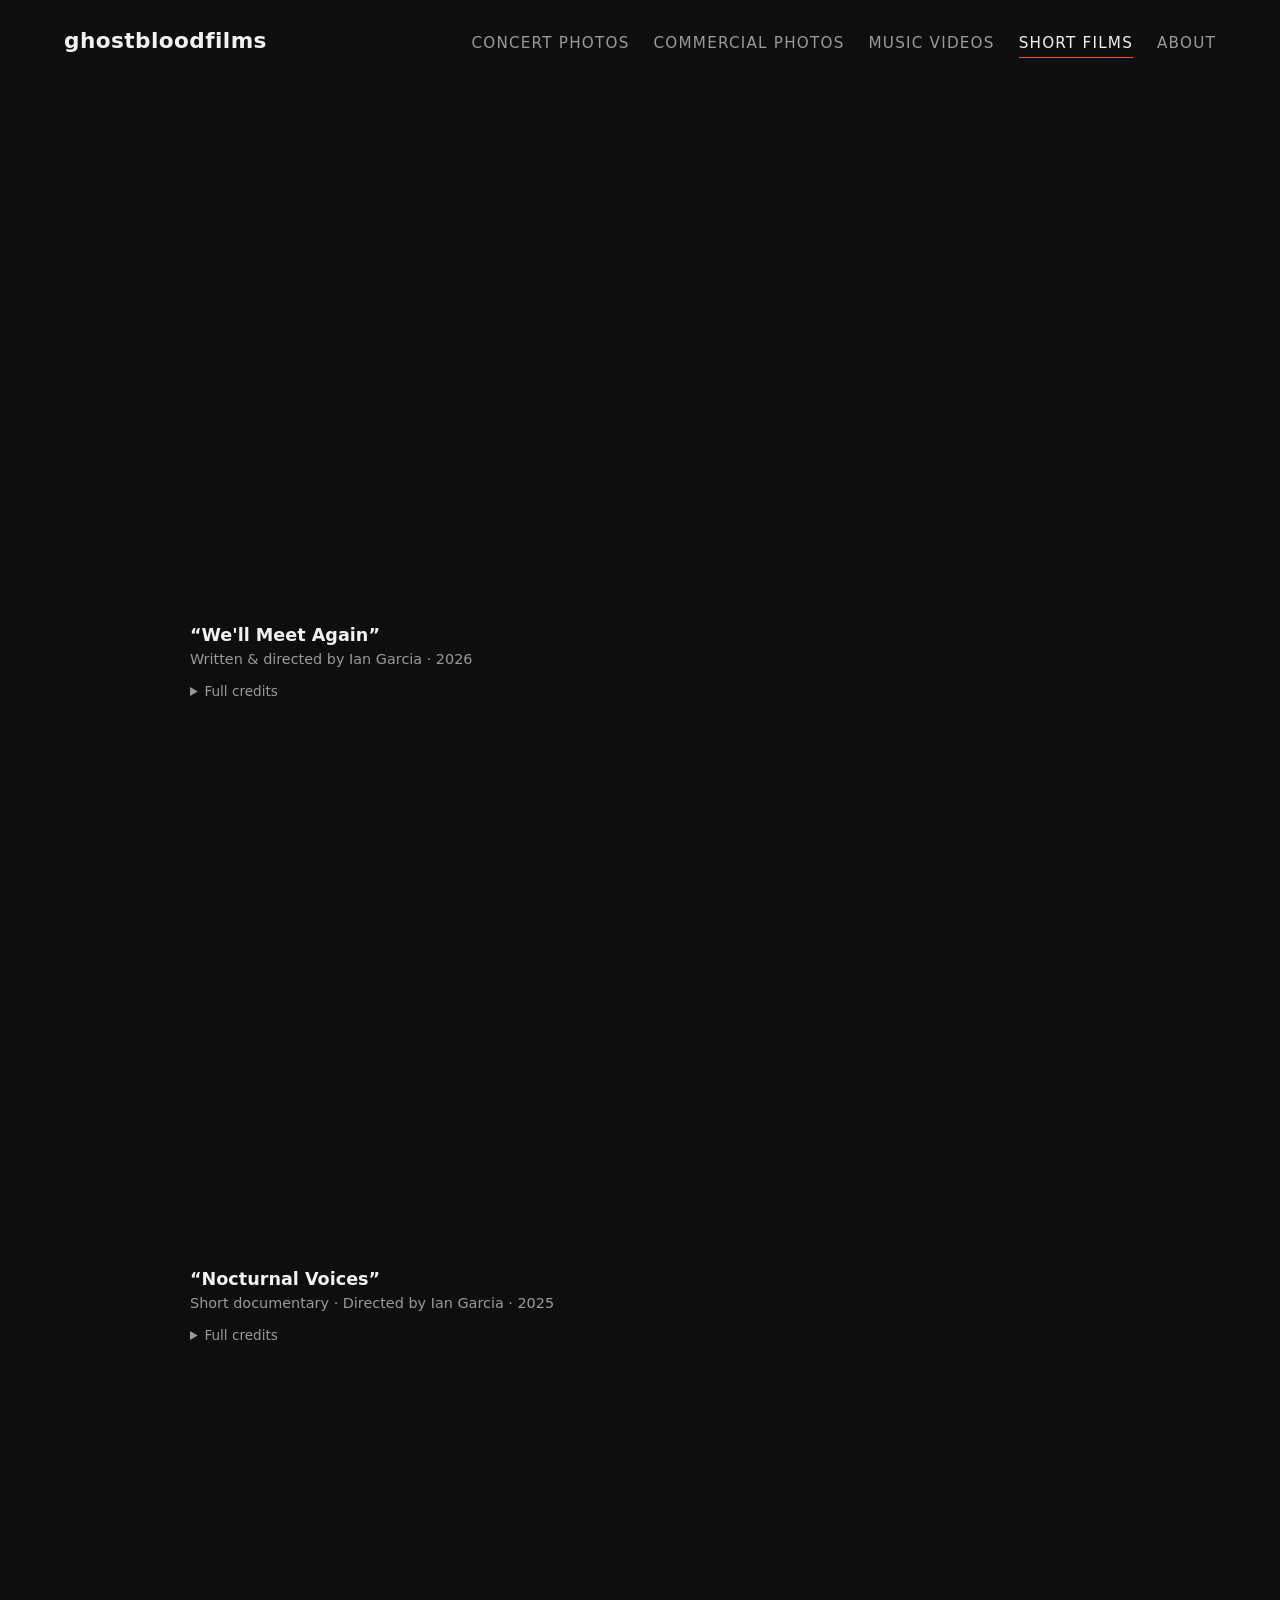
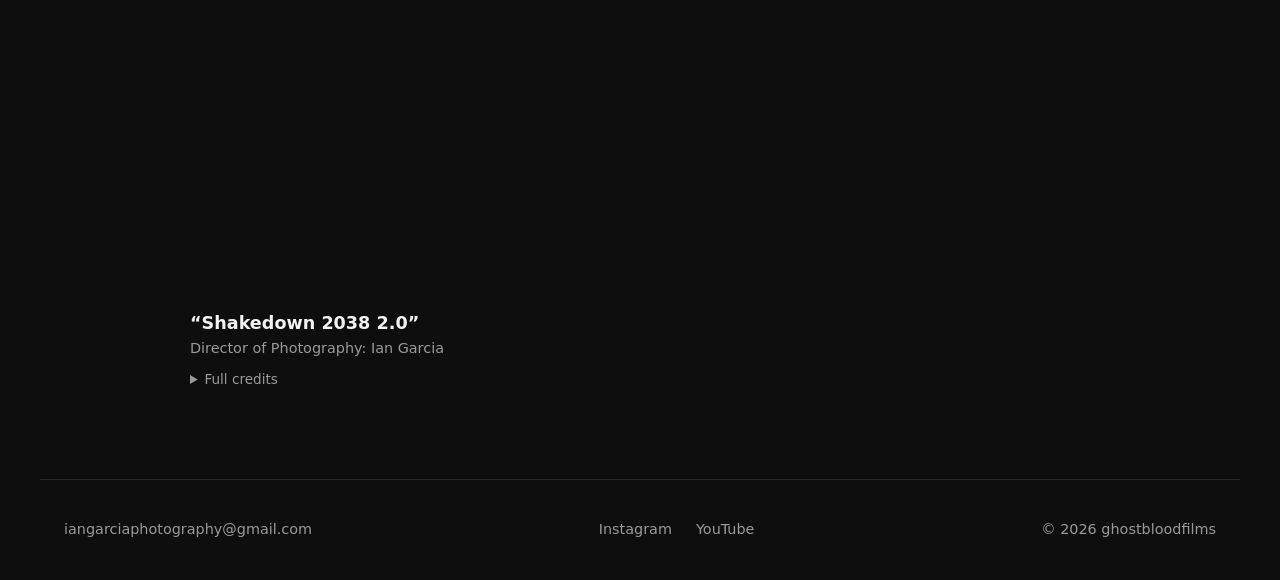
<file: short-films.html>
<!DOCTYPE html>
<html lang="en">
<head>
  <meta charset="UTF-8" />
  <meta name="viewport" content="width=device-width, initial-scale=1.0" />
  <title>Short Films — ghostbloodfilms</title>
  <meta name="description" content="Short films by ghostbloodfilms." />
  <link rel="stylesheet" href="css/style.css" />
</head>
<body>

  <header class="site-header">
    <a class="logo" href="index.html">ghostbloodfilms</a>
    <nav class="nav" aria-label="Primary">
      <a href="photos.html">Concert Photos</a>
      <a href="commercial-photos.html">Commercial Photos</a>
      <a href="music-videos.html">Music Videos</a>
      <a href="short-films.html" class="active">Short Films</a>
      <a href="about.html">About</a>
    </nav>
  </header>

  <main>
    <h1 class="page-title visually-hidden">Short Films</h1>

    <div class="film-list">
      <div class="video-card">
        <div class="video-frame">
          <iframe src="https://www.youtube.com/embed/g9Hp635-GmU" title="We'll Meet Again — short film by Ian Garcia" loading="lazy" allowfullscreen></iframe>
        </div>
        <h2 class="video-title">“We'll Meet Again”</h2>
        <p class="video-meta">Written &amp; directed by Ian Garcia · 2026</p>
        <details class="credits">
          <summary>Full credits</summary>
          <p>
            Starring: Abby Moon-Sarudi of Tokki Star<br />
            Directed by: Ian Garcia
          </p>
        </details>
      </div>
      <div class="video-card">
        <div class="video-frame">
          <iframe src="https://www.youtube.com/embed/53xVaRA9VY4" title="Nocturnal Voices — short documentary by Ian Garcia" loading="lazy" allowfullscreen></iframe>
        </div>
        <h2 class="video-title">“Nocturnal Voices”</h2>
        <p class="video-meta">Short documentary · Directed by Ian Garcia · 2025</p>
        <details class="credits">
          <summary>Full credits</summary>
          <h3>Cast</h3>
          <p>
            scaryladysarah<br />
            losheels<br />
            chicagogothicscene<br />
            bloodclub
          </p>
          <h3>Crew</h3>
          <p>
            Director: Ian Garcia<br />
            Producer: Hayley Johnson<br />
            Director of Photography: Marco Palomo<br />
            Location Sound: Dominic Burley<br />
            Editor: Kaitlin Fell<br />
            Music Composer: Tiago Elias Gomes<br />
            Post-Production Coordinator: Laura De Amorim Almeida<br />
            Mixing &amp; Mastering: Ana Claudia
          </p>
          <h3>Special thanks</h3>
          <p>
            DePaul Project Bluelight<br />
            Robert Steel<br />
            Fabrizio Disarno<br />
            Bottom Lounge<br />
            Dmen Tap
          </p>
        </details>
      </div>
      <div class="video-card">
        <div class="video-frame">
          <iframe src="https://www.youtube.com/embed/ne9mdFNZxP4" title="Shakedown 2038 2.0 — short film, cinematography by Ian Garcia" loading="lazy" allowfullscreen></iframe>
        </div>
        <h2 class="video-title">“Shakedown 2038 2.0”</h2>
        <p class="video-meta">Director of Photography: Ian Garcia</p>
        <details class="credits">
          <summary>Full credits</summary>
          <h3>Cast</h3>
          <p>
            Leo: Calvin Klein<br />
            Tank: Kelsoe Matsunaga<br />
            Jay: JC Clary<br />
            Robot Voice: Carmen Chavez
          </p>
          <h3>Crew</h3>
          <p>
            Directed by: Aiden Nesci<br />
            Written by: Aiden Hilmersen<br />
            Producer: Wren Ficke<br />
            Director of Photography: Ian Garcia<br />
            1st AD: Hayden Marx<br />
            Gaffer &amp; Sound: Pinon<br />
            Editor, Casting &amp; Production Design: Carmen Chavez<br />
            Casting &amp; Sound: Aiden Hilmersen
          </p>
        </details>
      </div>
    </div>
  </main>

  <footer class="site-footer">
    <a href="mailto:iangarciaphotography@gmail.com">iangarciaphotography@gmail.com</a>
    <div class="footer-socials">
      <a href="https://www.instagram.com/ghostbloodfilms/" target="_blank" rel="noopener">Instagram</a>
      <a href="https://www.youtube.com/@ghostbloodfilms" target="_blank" rel="noopener">YouTube</a>
    </div>
    <p>&copy; <span id="year"></span> ghostbloodfilms</p>
  </footer>

  <script src="js/main.js"></script>
</body>
</html>
</file>
<file: css/style.css>
/* ---------------------------------------------------------------
   Design tokens — dark, cinematic. Swap for Ian's brand if he
   supplies colors/fonts.
   --------------------------------------------------------------- */
:root {
  --color-bg: #0e0e0e;
  --color-surface: #1a1a1a;
  --color-text: #f2f2f2;
  --color-muted: #9a9a9a;
  --color-accent: #e4572e; /* placeholder accent */
  --font-body: system-ui, -apple-system, "Segoe UI", Roboto, sans-serif;
  --font-head: var(--font-body);
  --max-width: 1200px;
  --space: 1.5rem;
}

/* ---------------------------------------------------------------
   Base
   --------------------------------------------------------------- */
*, *::before, *::after { box-sizing: border-box; }
body {
  margin: 0;
  font-family: var(--font-body);
  color: var(--color-text);
  background: var(--color-bg);
  line-height: 1.6;
}
h1, h2, h3 { font-family: var(--font-head); line-height: 1.2; font-weight: 600; }
a { color: inherit; text-decoration: none; }
img { max-width: 100%; height: auto; display: block; }

.visually-hidden {
  position: absolute;
  width: 1px; height: 1px;
  margin: -1px; padding: 0;
  overflow: hidden;
  clip: rect(0 0 0 0);
  white-space: nowrap;
  border: 0;
}

/* Placeholder blocks until real media arrives */
.ph {
  background: var(--color-surface);
  border: 1px dashed #333;
  border-radius: 2px;
  min-height: 240px;
}

/* ---------------------------------------------------------------
   Splash homepage (alanaswaringen-style: name, enter link, socials)
   --------------------------------------------------------------- */
.splash-page { display: grid; min-height: 100vh; place-items: center; }

/* Background slideshow: stacked full-viewport layers that crossfade.
   Works with placeholder divs now and <img class="slide"> later. */
.slideshow { position: fixed; inset: 0; z-index: -2; }
.slideshow .slide {
  position: absolute;
  inset: 0;
  width: 100%;
  height: 100%;
  object-fit: cover; /* applies when slides become <img> */
  opacity: 0;
  transition: opacity 1.2s ease-in-out;
}
.slideshow .slide.is-active { opacity: 1; }

/* Scrim between slideshow and text: dark pool behind the name for
   readability, fading out so the photos stay vivid at the edges */
.slideshow-overlay {
  position: fixed;
  inset: 0;
  z-index: -1;
  background: radial-gradient(ellipse 65% 55% at 50% 48%, rgba(0, 0, 0, 0.62), rgba(0, 0, 0, 0.12) 78%);
}

.splash { text-align: center; padding: var(--space); }
.splash-name {
  font-size: clamp(2.75rem, 8vw, 5.5rem);
  margin: 0;
  letter-spacing: 0.02em;
}
.splash-tagline {
  color: var(--color-muted);
  font-size: 1.15rem;
  letter-spacing: 0.35em;
  text-transform: uppercase;
  margin: 0.75rem 0 3rem;
}
.splash-enter {
  font-size: 1.25rem;
  border-bottom: 1px solid var(--color-accent);
  padding-bottom: 2px;
  transition: color 0.2s;
}
.splash-enter:hover { color: var(--color-accent); }
.splash-socials { margin-top: 4rem; display: flex; gap: 2rem; justify-content: center; }
.splash-socials a { color: var(--color-muted); font-size: 0.9rem; letter-spacing: 0.1em; text-transform: uppercase; }
.splash-socials a:hover { color: var(--color-text); }

/* ---------------------------------------------------------------
   Inner-page header / nav (lorentoney-style category tabs)
   --------------------------------------------------------------- */
.site-header {
  display: flex;
  flex-wrap: wrap;
  gap: 1rem;
  justify-content: space-between;
  align-items: baseline;
  padding: var(--space);
  max-width: var(--max-width);
  margin: 0 auto;
}
.logo { font-size: 1.35rem; font-weight: 600; letter-spacing: 0.02em; }
.nav { display: flex; flex-wrap: wrap; gap: 1.5rem; }
.nav a {
  color: var(--color-muted);
  font-size: 0.95rem;
  letter-spacing: 0.08em;
  text-transform: uppercase;
  padding-bottom: 2px;
}
.nav a:hover { color: var(--color-text); }
.nav a.active { color: var(--color-text); border-bottom: 1px solid var(--color-accent); }

main { max-width: var(--max-width); margin: 0 auto; padding: var(--space); }

/* ---------------------------------------------------------------
   Masonry photo grid (veesanders/Format-style)
   --------------------------------------------------------------- */
.masonry { columns: 3 300px; column-gap: 1rem; }
.masonry > * {
  break-inside: avoid;
  margin-bottom: 1rem;
  width: 100%;
}
.masonry img {
  background: var(--color-surface); /* placeholder tone while loading */
  transition: opacity 0.5s ease-out;
}
.masonry img.is-loading { opacity: 0; }
.masonry img:hover { opacity: 0.85; }
/* placeholder aspect variety so the masonry shape reads before photos exist */
.masonry .ph { min-height: 260px; }
.masonry .ph-tall { min-height: 420px; }
.masonry .ph-wide { min-height: 180px; }

/* ---------------------------------------------------------------
   Video grids (music videos + short films)
   --------------------------------------------------------------- */
.video-grid {
  display: grid;
  grid-template-columns: repeat(auto-fill, minmax(320px, 1fr));
  gap: 2rem;
}
.film-list { display: grid; gap: 3rem; max-width: 900px; margin: 0 auto; }

.video-frame {
  aspect-ratio: 16 / 9;
  min-height: 0;
  width: 100%;
  position: relative;
}
.video-frame iframe {
  position: absolute;
  inset: 0;
  width: 100%;
  height: 100%;
  border: 0;
}
.video-title { font-size: 1.1rem; margin: 0.75rem 0 0.15rem; }
.video-meta { color: var(--color-muted); font-size: 0.9rem; margin: 0; }

.section-heading {
  font-size: 1.35rem;
  letter-spacing: 0.08em;
  text-transform: uppercase;
  margin: 3.5rem 0 1.5rem;
}
.section-heading:first-of-type { margin-top: 0.5rem; }

/* Collapsible full cast/crew list under a video card */
.credits {
  margin-top: 0.6rem;
  font-size: 0.85rem;
  color: var(--color-muted);
}
.credits summary { cursor: pointer; width: fit-content; }
.credits summary:hover { color: var(--color-accent); }
.credits p { margin: 0.5rem 0 0; line-height: 1.7; }
.credits h3 {
  font-size: 0.8rem;
  text-transform: uppercase;
  letter-spacing: 0.1em;
  margin: 0.9rem 0 0.1rem;
  color: var(--color-text);
}

/* ---------------------------------------------------------------
   About (izqueerdo-style: portrait, bio below)
   --------------------------------------------------------------- */
.about {
  display: grid;
  grid-template-columns: minmax(280px, 420px) 1fr;
  gap: 3rem;
  align-items: start;
}
.about-portrait { margin: 0; }
/* stack portrait above text on narrow screens */
@media (max-width: 820px) {
  .about { grid-template-columns: 1fr; gap: 2rem; }
  .about-portrait { max-width: 480px; }
}
.about-bio h1 { font-size: 2.25rem; margin-top: 0; }
.about-bio p { color: #d5d5d5; }
.about-signoff { font-style: italic; margin-top: 2rem; }
.about-contact { margin-top: 3rem; }
.about-contact h2 { font-size: 1.1rem; text-transform: uppercase; letter-spacing: 0.1em; color: var(--color-muted); }
.about-email { border-bottom: 1px solid var(--color-accent); }
.about-email:hover { color: var(--color-accent); }
.about-socials { margin-top: 1rem; display: flex; gap: 1.5rem; }
.about-socials a { color: var(--color-muted); }
.about-socials a:hover { color: var(--color-text); }

/* ---------------------------------------------------------------
   Footer
   --------------------------------------------------------------- */
.site-footer {
  max-width: var(--max-width);
  margin: 4rem auto 0;
  padding: var(--space);
  border-top: 1px solid #262626;
  color: var(--color-muted);
  font-size: 0.9rem;
  display: flex;
  flex-wrap: wrap;
  gap: 1rem 2rem;
  align-items: center;
  justify-content: space-between;
}
.site-footer a:hover { color: var(--color-text); }
.footer-socials { display: flex; gap: 1.5rem; }
</file>
